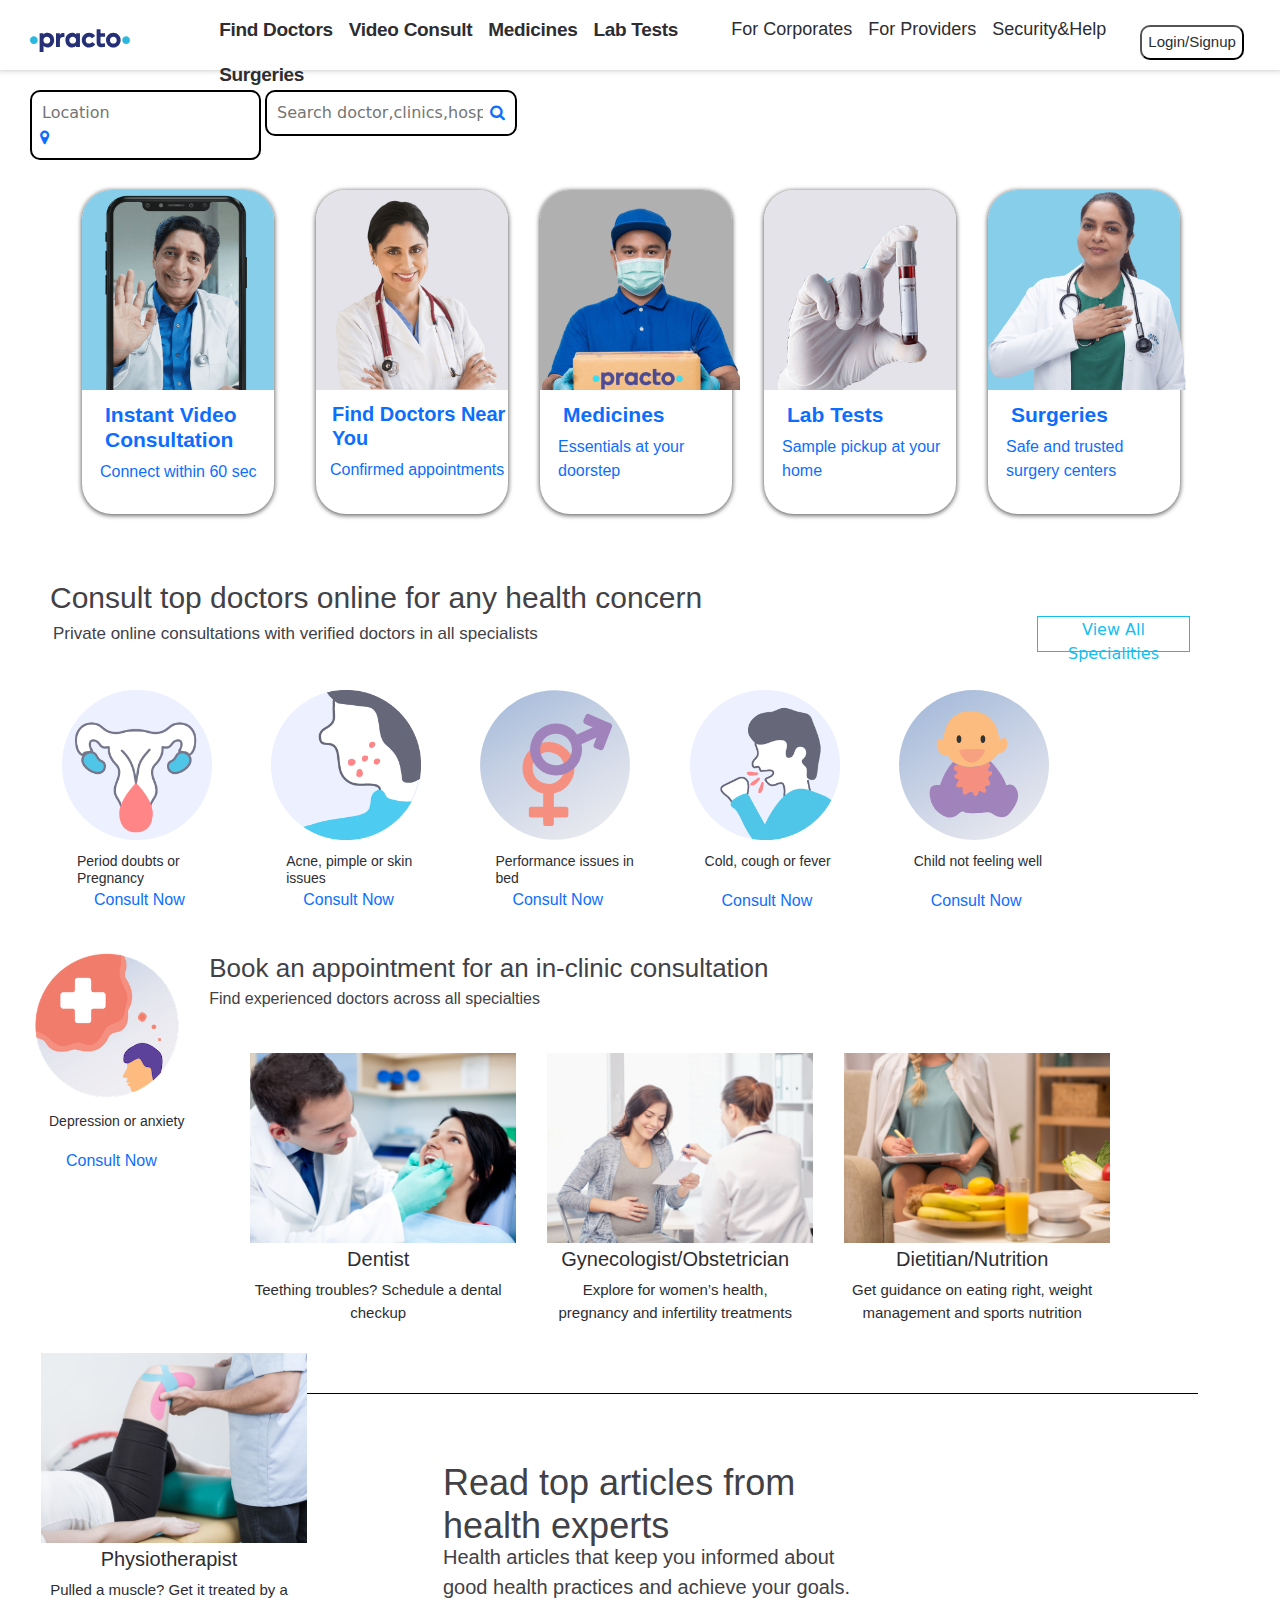
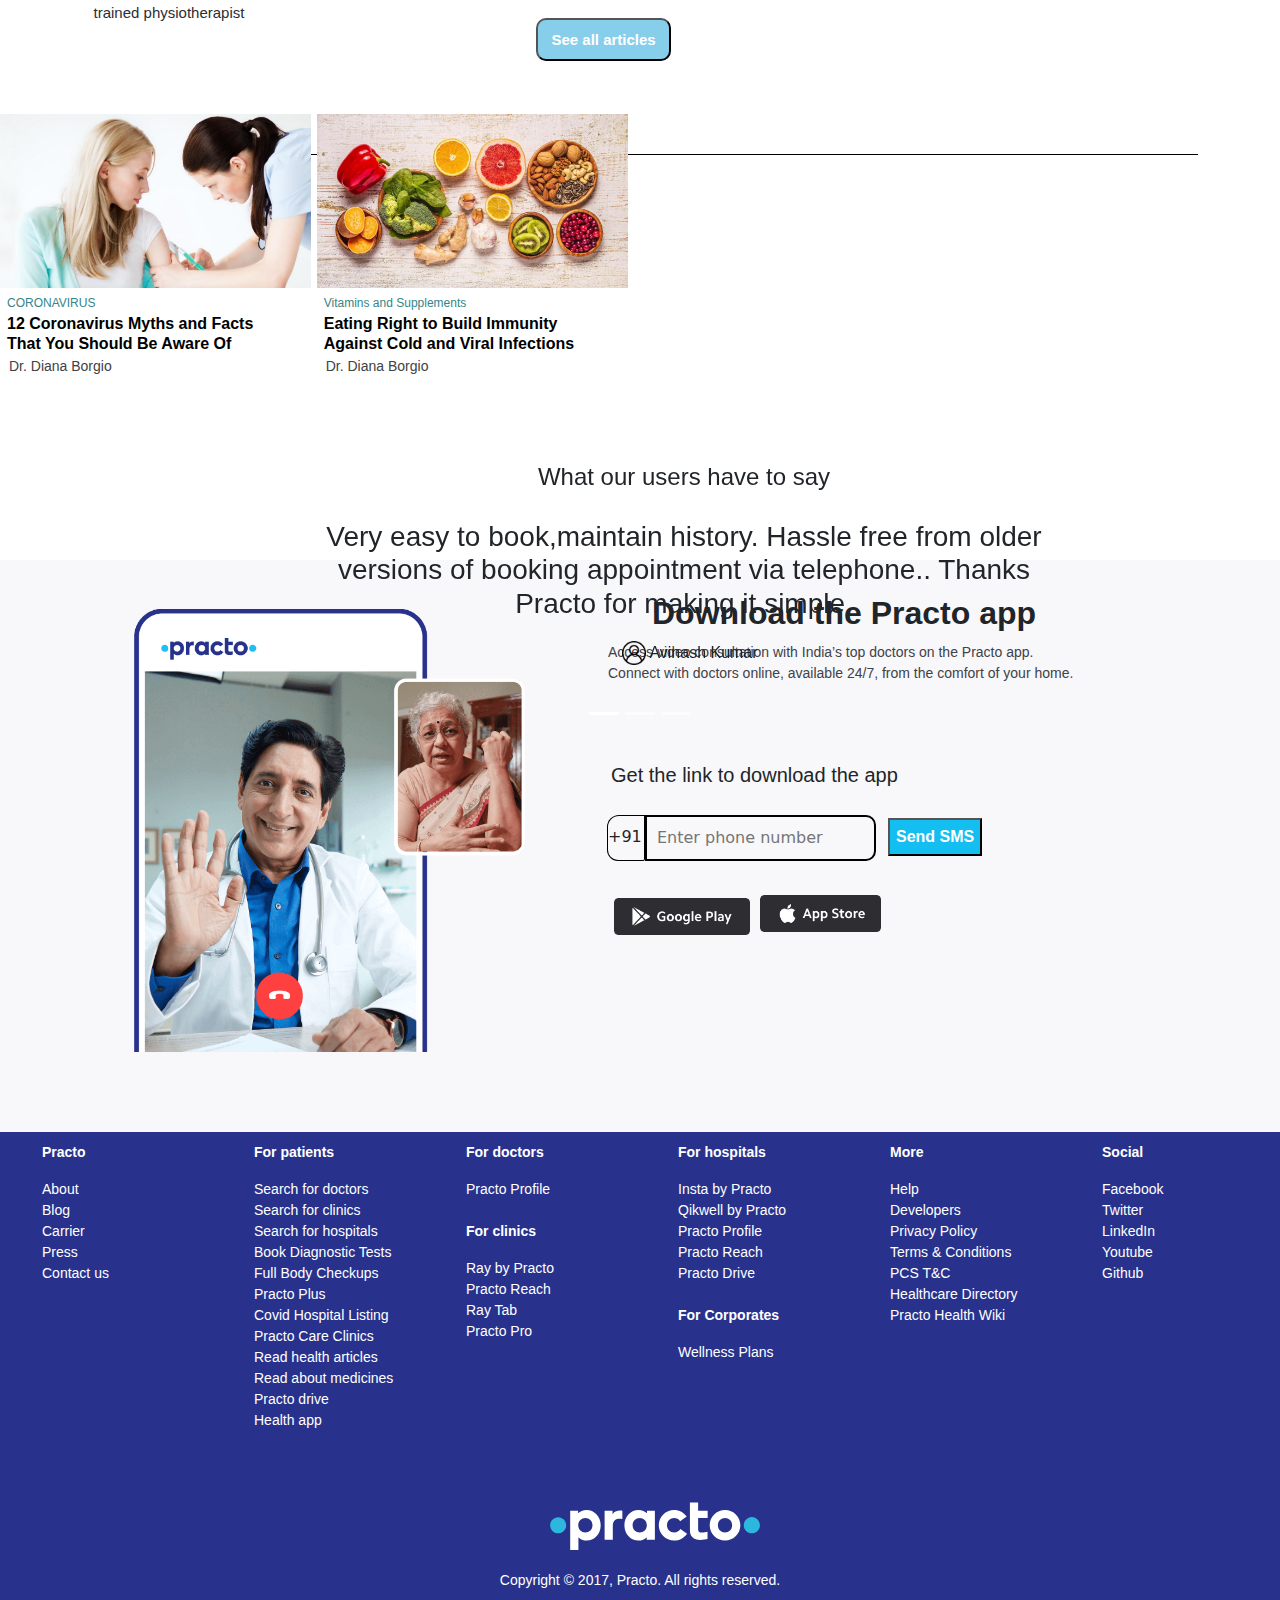
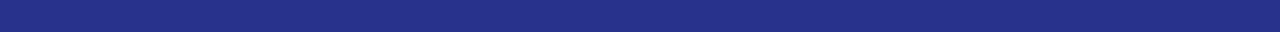
<file: index.html>
<!DOCTYPE html>
<html lang="en">
<head>
    <meta charset="UTF-8">
    <meta name="viewport" content="width=device-width, initial-scale=1.0">
    <title>practo</title>
    <link rel="stylesheet" href="index.css">
    <link rel="stylesheet" href="https://cdnjs.cloudflare.com/ajax/libs/font-awesome/4.7.0/css/font-awesome.min.css">
    <link href="https://cdn.jsdelivr.net/npm/bootstrap@5.3.3/dist/css/bootstrap.min.css" rel="stylesheet" integrity="sha384-QWTKZyjpPEjISv5WaRU9OFeRpok6YctnYmDr5pNlyT2bRjXh0JMhjY6hW+ALEwIH" crossorigin="anonymous">
</head>
<body>
    <div class="header">
        <div class="navbar">
            <div class="logo">
                <img src="asset/practo.svg" alt="">
            </div>
            <div class="nameli">
                <ul>
                    <a href=""><li>Find Doctors</li></a>
                    <a href="find.html"><li>Video Consult</li></a> 
                    <a href=""><li>Medicines</li></a>
                    <a href=""><li>Lab Tests</li></a>
                    <a href=""><li>Surgeries</li></a>
                </ul>
            </div>
            <div class="lastbar">
                <ul>
                    <a href="">
                        <li>For Corporates</li>
                    <li>For Providers</li>
                    <li>Security&Help</li>
                    </a>
                   
                </ul>
                <button class="login">Login/Signup</button>
            </div>

        </div>
    </div>

    <div class="searchbar">
        <form action="">
            <div class="locatn">
                <input type="text" placeholder="Location" class="lctn">
            <a href="#"><i class="fa fa-map-marker"></i></a>
            
            </div>
           <div class="srch">
            <input type="text" placeholder="Search doctor,clinics,hospitals,etc.">
            <a href="#"><i class="fa fa-search icon-search"></i></a>
           </div>
        </form>
    </div>

    <div class="card1">
        <div class="box1">
            <a href="find.html" style="text-decoration: none;">
                <div class="img1">
                    <img src="asset/dweb_instant_video_consulation.png" alt="">
                </div>
                <div class="txt1">
                    <h3>Instant Video Consultation</h3>
                    <p>Connect within 60 sec</p>
                </div>
            </a>
        </div>
        <div class="box2">
            <a href="" style="text-decoration: none;">
                <div class="img2">
                    <img src="asset/dweb_find_doctors.png" alt="">
                </div>
                <div class="txt2">
                    <h3>Find Doctors Near You</h3>
                    <p>Confirmed appointments</p>
                </div>
            </a>
        </div>
        <div class="box3">
            <a href="" style="text-decoration: none;">
                <div class="img3">
                    <img src="asset/dweb_medicines.png" alt="">
                </div>
                <div class="txt3">
                    <h3>Medicines</h3>
                    <p>Essentials at your doorstep</p>
                </div>
            </a>
        </div>
        <div class="box4">
            <a href="" style="text-decoration: none;">
                <div class="img4">
                    <img src="asset/dweb_lab_tests.png" alt="">
                </div>
                <div class="txt4">
                    <h3>Lab Tests</h3>
                    <p>Sample pickup at your home</p>
                </div>
            </a>
        </div>
        <div class="box5">
            <a href="" style="text-decoration: none;">
                <div class="img5">
                    <img src="asset/dweb_surgeries.png" alt="">
                </div>
                <div class="txt5">
                    <h3>Surgeries</h3>
                    <p>Safe and trusted surgery centers</p>
                </div>
            </a>
        </div>
    </div>

    <div class="title">
        <div class="title1">
            <h2>Consult top doctors online for any health concern</h2>
            <h6>Private online consultations with verified doctors in all specialists</h6>
        </div>
        <div class="btnn">
            <button>View All Specialities</button>
        </div>
    </div>
    <div class="card2">
        <div class="circle1">
            <a href="" style="text-decoration: none;">
                <div class="period">
                    <img src="asset/irregular-painful+period.png" alt="">
                </div>
                <div class="caption1">
                    <h4>Period doubts or Pregnancy</h4>
                    <p> Consult Now</p>
                </div>
            </a>
        </div>
        <div class="circle2">
            <a href="" style="text-decoration: none;">
                <div class="acne">
                    <img src="asset/Acne.png" alt="">
                </div>
                <div class="caption1">
                    <h4>Acne, pimple or skin issues</h4>
                    <p> Consult Now</p>
                </div>
            </a>
        </div>
        <div class="circle3">
            <a href="" style="text-decoration: none;">
                <div class="top">
                    <img src="asset/top-speciality-sexology (1).svg" alt="">
                </div>
                <div class="caption1">
                    <h4 >Performance issues in bed</h4>
                    <p> Consult Now</p>
                </div>
            </a>
        </div>
        <div class="circle4">
            <a href="" style="text-decoration: none;">
                <div class="cough">
                    <img src="asset/coughing.png" alt="">
                </div>
                <div class="caption1">
                    <h4>Cold, cough or fever</h4>
                    <p style="margin-top: 19px;"> Consult Now</p>
                </div>
            </a>
        </div>
        <div class="circle5">
            <a href="" style="text-decoration: none;">
                <div class="child">
                    <img src="asset/child.svg" alt="">
                </div>
                <div class="caption1">
                    <h4>Child not feeling well</h4>
                    <p style="margin-top: 19px;"> Consult Now</p>
                </div>
            </a>
        </div>
        <div class="circle6">
            <a href="" style="text-decoration: none;">
                <div class="depression">
                    <img src="asset/12-mental-wellness.png" alt="">
                </div>
                <div class="caption1">
                    <h4>Depression or anxiety</h4>
                    <p style="margin-top: 19px;"> Consult Now</p>
                </div>
            </a>
        </div>

    </div>

    <div class="book">
        <div class="appointment">
            <h5>Book an appointment for an in-clinic consultation</h5>
            <p>Find experienced doctors across all specialties</p>
        </div>
    </div>

    <div class="slider">
        <div class="slider1">
           <a href="" style="text-decoration: none;">
            <img src="asset/sp-dentist@2x.jpg" alt="">
            <h5>Dentist</h5>
            <p>Teething troubles? Schedule a dental checkup</p>
           </a>
        </div>
        <div class="slider1">
            <a href="" style="text-decoration: none;">
             <img src="asset/sp-gynecologist@2x.jpg" alt="">
             <h5>Gynecologist/Obstetrician</h5>
             <p>Explore for women’s health, pregnancy and infertility treatments</p>
            </a>
         </div>
         <div class="slider1">
            <a href="" style="text-decoration: none;">
             <img src="asset/sp-dietitian@2x.jpg" alt="">
             <h5>Dietitian/Nutrition</h5>
             <p>Get guidance on eating right, weight management and sports nutrition</p>
            </a>
         </div>
         <div class="slider1">
            <a href="" style="text-decoration: none;">
             <img src="asset/sp-physiotherapist@2x.jpg" alt="">
             <h5>Physiotherapist</h5>
             <p>Pulled a muscle? Get it treated by a trained physiotherapist</p>
            </a>
         </div>
    </div>
    <div class="line">

    </div>
    
    <div class="read">
        <div class="news">
            <h4>Read top articles from health experts</h4>
            <p>Health articles that keep you informed about good health practices and achieve your goals.</p>
            <button>See all articles</button>
        </div>
        <div class="rightcrd">
        <div class="rightcrd1">
            <a href="" style="text-decoration: none;">
                <img src="asset/5fd27b74d9477cb633445cf3f105078bbc479910.jpg" alt="">
            <h5>CORONAVIRUS</h5>
            <h4>12 Coronavirus Myths and Facts That You Should Be Aware Of</h4>
            <p>Dr. Diana Borgio</p>
            </a>
        </div>

        <div class="rightcrd2">
            <a href="" style="text-decoration: none;">
                <img src="asset/bade52edc7fb158bf627216bf96c2b881a97f30c.jpg" alt="">
                <h5>Vitamins and Supplements</h5>
                <h4>Eating Right to Build Immunity Against Cold and Viral Infections</h4>
                <p>Dr. Diana Borgio</p>
            </a>
        </div>
        </div>
    </div>

    <div class="line1">

    </div>

    <div class="sldrnews">
        <div id="carouselExampleIndicators" class="carousel slide">
            <div class="carousel-indicators">
              <button type="button" data-bs-target="#carouselExampleIndicators" data-bs-slide-to="0" class="active" aria-current="true" aria-label="Slide 1"></button>
              <button type="button" data-bs-target="#carouselExampleIndicators" data-bs-slide-to="1" aria-label="Slide 2"></button>
              <button type="button" data-bs-target="#carouselExampleIndicators" data-bs-slide-to="2" aria-label="Slide 3"></button>
            </div>
            <div class="carousel-inner">
              <div class="carousel-item active" style=" width: 60%;
              height: 300px;
              /* background-color: aliceblue; */
              margin-left: 300px;
              font-family: Lato, Helvetica, Arial, sans-serif !important;
              text-align: center;
              margin-top: 27px;">
                <!-- <img src="..." class="d-block w-100" alt=""> -->
                <h4 style="margin-top: 22px;">What our users have to say</h4>
                <h3>Very easy to book,maintain history. Hassle free from older versions of booking appointment via telephone.. Thanks Practo for making it simple.</h3>
                <img src="asset/user.png" alt="">
                <p>Avinash Kumar</p>
              </div>
              <div class="carousel-item" style=" width: 60%;
              height: 300px;
              /* background-color: aliceblue; */
              margin-left: 300px;
              font-family: Lato, Helvetica, Arial, sans-serif !important;
              text-align: center;
              margin-top: 27px;">
              
                <!-- <img src="..." class="d-block w-100" alt=""> -->
                <h4  style="margin-top: 22px;">What our users have to say</h4>
                <h3>Very good app. Well thought out about booking/rescheduling/canceling an appointment. Also, Doctor's feedback mechanism is good and describes all the basics in a good way</h3>
                <img src="asset/user.png" alt="">
                <p>Jyothi Bhathia</p>
              </div>
              <div class="carousel-item" style=" width: 60%;
              height: 300px;
              /* background-color: aliceblue; */
              margin-left: 300px;
              font-family: Lato, Helvetica, Arial, sans-serif !important;
              text-align: center;
              margin-top: 27px;">
                <!-- <img src="..." class="d-block w-100" alt=""> -->
                <h4  style="margin-top: 22px;">What our users have to say</h4>
                <h3>Very helpful. Far easier than doing same things on computer. Allows quick and easy search with speedy booking. Even maintains history of doctors visited.</h3>
                <img src="asset/user.png" alt="">
                <p>Amit Sharma</p>
              </div>
            </div>
            <button class="carousel-control-prev" type="button" data-bs-target="#carouselExampleIndicators" data-bs-slide="prev">
              <span class="carousel-control-prev-icon" aria-hidden="true"></span>
              <span class="visually-hidden">Previous</span>
            </button>
            <button class="carousel-control-next" type="button" data-bs-target="#carouselExampleIndicators" data-bs-slide="next">
              <span class="carousel-control-next-icon" aria-hidden="true"></span>
              <span class="visually-hidden">Next</span>
            </button>
          </div>
    </div>
   
    <div class="phone">
        <div class="phonescrn">
            <img src="asset/footer-img.png" alt="">
        </div>
        <div class="download">
            <h3>Download the Practo app</h3>
            <p>Access video consultation with India’s top doctors on the Practo app. Connect with doctors online, available 24/7, from the comfort of your home.</p>

            <h5>Get the link to download the app</h5>
            
            <div class="nb">
               <h6 style="margin-top: 11px;"> +91</h6>
               </div>
            <div class="number">
                
                <input type="text" placeholder="Enter phone number">
            
              
            </div>
            <div class="smsbtn">
                <button type="button">Send SMS</button>
            </div>

            <div class="googleimg">
                <a href=""><img src="asset/google_play.png" alt=""></a>
            </div>
            <div class="appleimg">
                <a href=""><img src="asset/apple_store.png" alt=""></a>
            </div>
        </div>

       

    
    </div>

    <div class="footer">
        <div class="ul1">
            <ul>
                <p>Practo</p>
                <a href=""><li>About</li></a>
                <a href=""><li>Blog</li></a>
                <a href=""><li>Carrier</li></a>
                <a href=""><li>Press</li></a>
                <a href=""><li>Contact us</li></a>

            </ul>
        </div>
        <div class="ul2">
            <ul>
                <p>For patients</p>
                <a href=""><li>Search for doctors</li></a>
                <a href=""><li>Search for clinics</li></a>
                <a href=""><li>Search for hospitals</li></a>
                <a href=""><li>Book Diagnostic Tests</li></a>
                <a href=""><li>Full Body Checkups</li></a>
                <a href=""><li>Practo Plus</li></a>
                <a href=""><li>Covid Hospital Listing</li></a>
                <a href=""><li>Practo Care Clinics</li></a>
                <a href=""><li>Read health articles</li></a>
                <a href=""><li>Read about medicines</li></a>
                <a href=""><li>Practo drive</li></a>
                <a href=""><li>Health app</li></a>

            </ul>
        </div>
        <div class="ul3">
            <ul>
                <p>For doctors</p>
                <a href=""><li>Practo Profile</li></a>
                <br>
                <p>For clinics</p>
                <a href=""><li>Ray by Practo</li></a>
                <a href=""><li>Practo Reach</li></a>
                <a href=""><li>Ray Tab</li></a>
                <a href=""><li>Practo Pro</li></a>
            
            </ul>
        </div>
        <div class="ul4">
            <ul>
                <p>For hospitals</p>
                <a href=""><li>Insta by Practo</li></a>
                <a href=""><li>Qikwell by Practo</li></a>
                <a href=""><li>Practo Profile</li></a>
                <a href=""><li>Practo Reach</li></a>
                <a href=""><li>Practo Drive</li></a>
                <br>
                <p>For Corporates</p>
                <a href=""><li>Wellness Plans</li></a>
                
            </ul>
        </div>
        <div class="ul5">
            <ul>
                <p>More</p>
                <a href=""><li>Help</li></a>
                <a href=""><li>Developers</li></a>
                <a href=""><li>Privacy Policy</li></a>
                <a href=""><li>Terms & Conditions</li></a>
                <a href=""><li>PCS T&C</li></a>
                <a href=""><li>Healthcare Directory</li></a>
                <a href=""><li>Practo Health Wiki</li></a>
            </ul>
        </div>
        <div class="ul6">
            <ul>
                <p>Social</p>
                <a href=""><li>Facebook</li></a>
                <a href=""><li>Twitter</li></a>
                <a href=""><li>LinkedIn</li></a>
                <a href=""><li>Youtube</li></a>
                <a href=""><li>Github</li></a>
            
            </ul>
        </div>

        <div class="prctoimg">
            <img src="asset/white_practo_logo (1).svg" alt="">

            <p>Copyright © 2017, Practo. All rights reserved.</p>
        </div>
    </div>
      

    <script src="https://cdn.jsdelivr.net/npm/bootstrap@5.3.3/dist/js/bootstrap.bundle.min.js" integrity="sha384-YvpcrYf0tY3lHB60NNkmXc5s9fDVZLESaAA55NDzOxhy9GkcIdslK1eN7N6jIeHz" crossorigin="anonymous"></script>
</body>
</html>
</file>
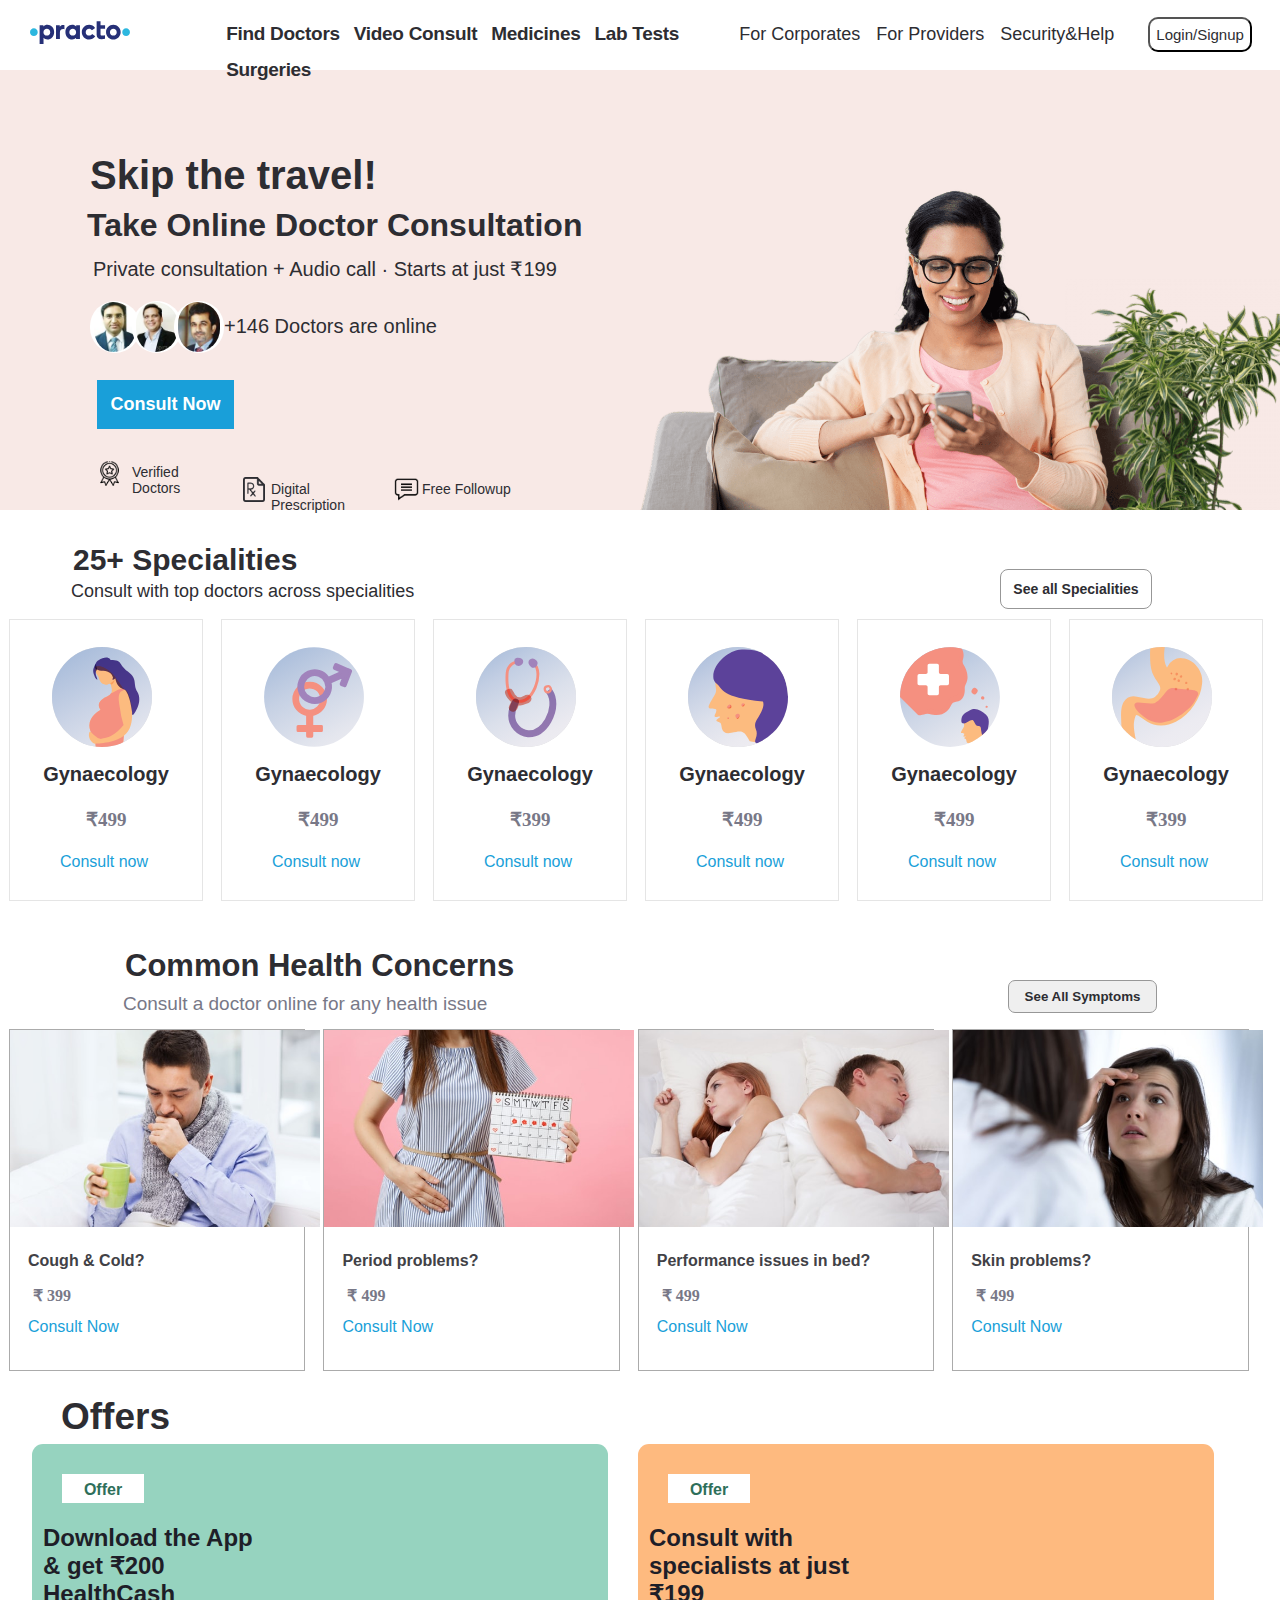
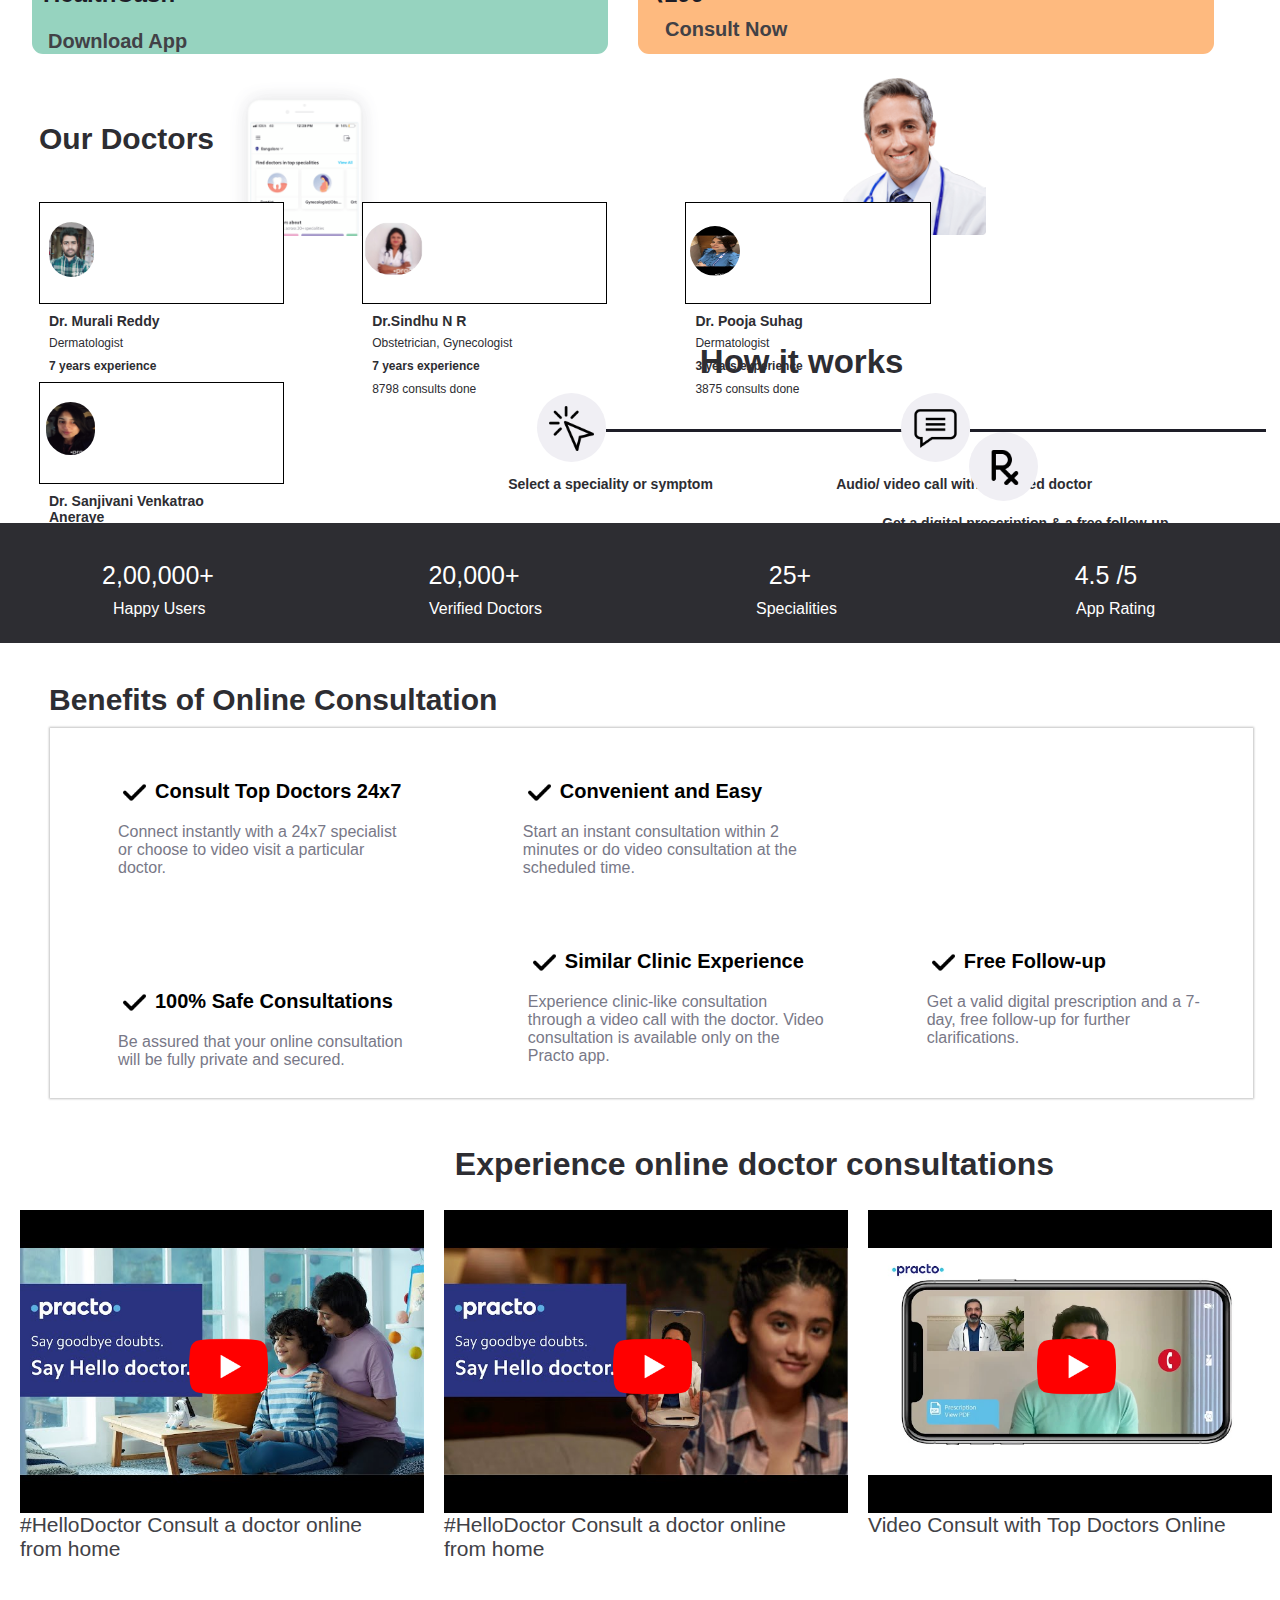
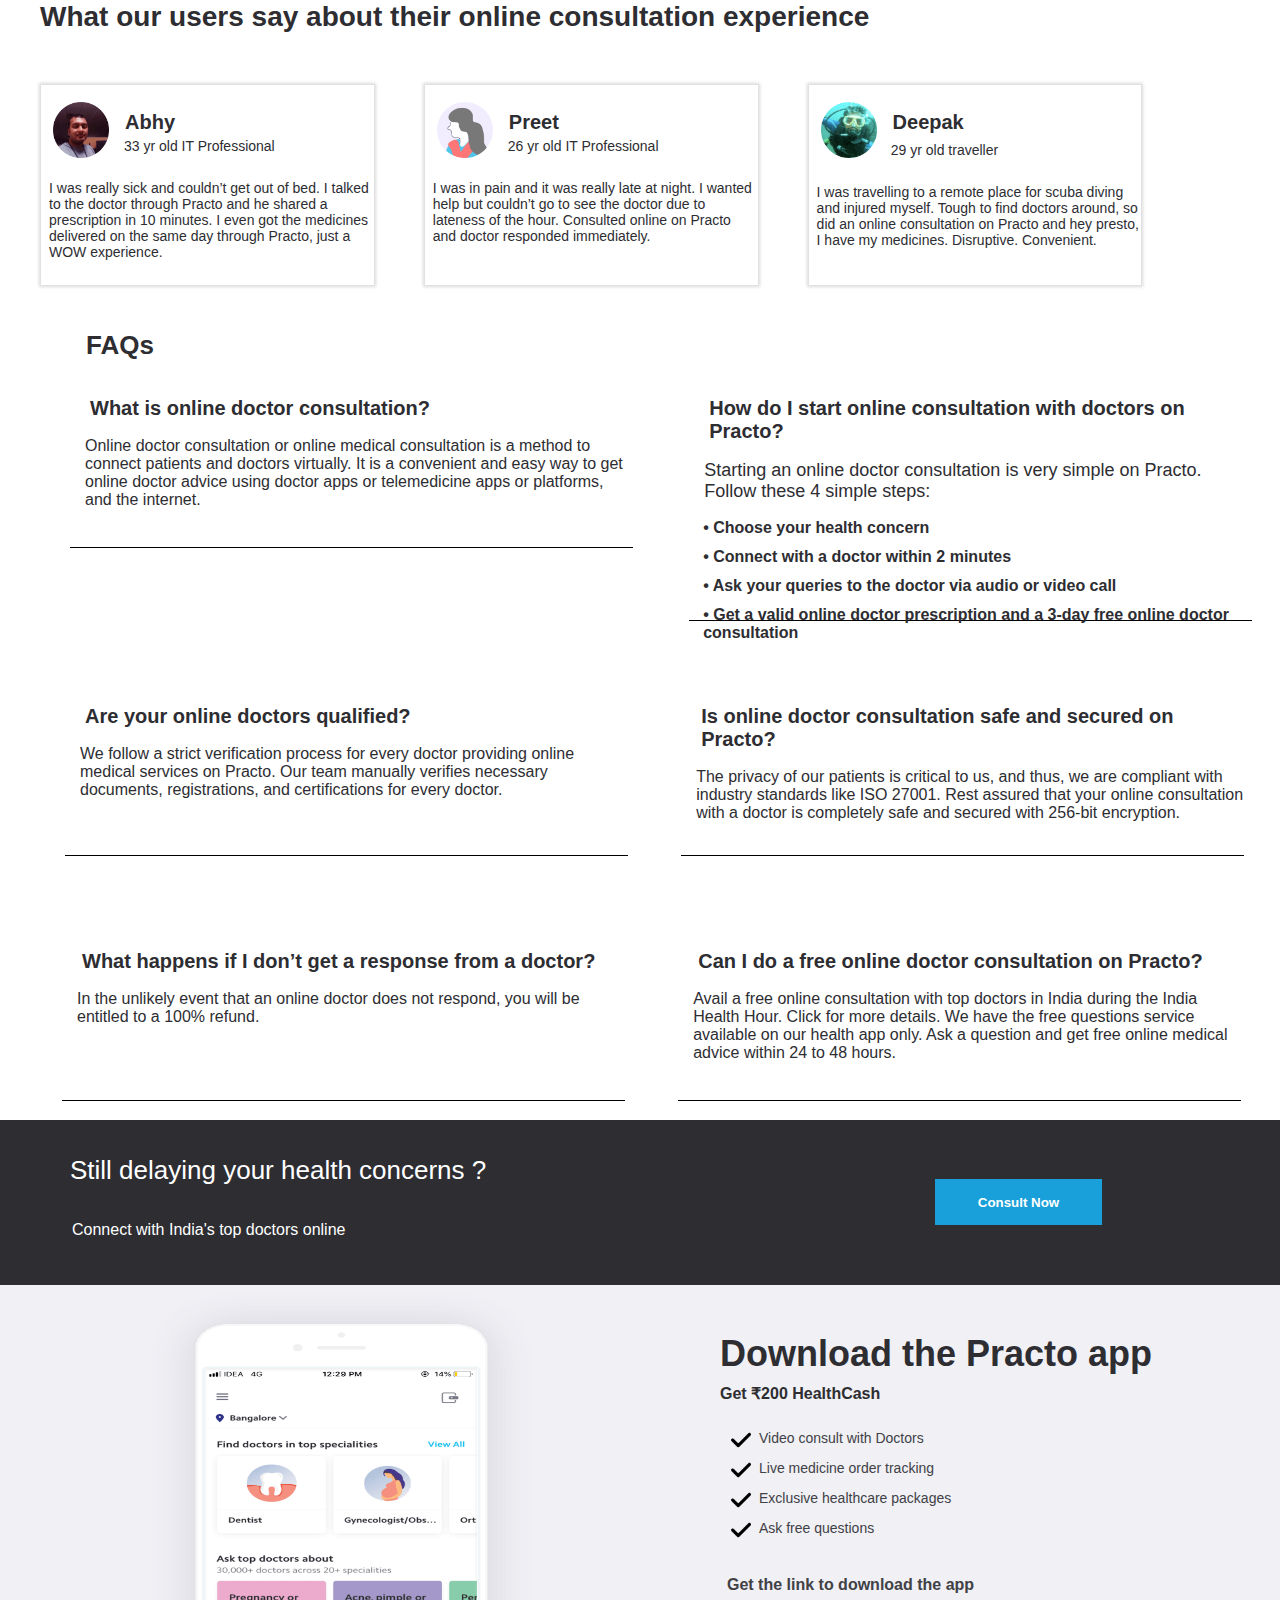
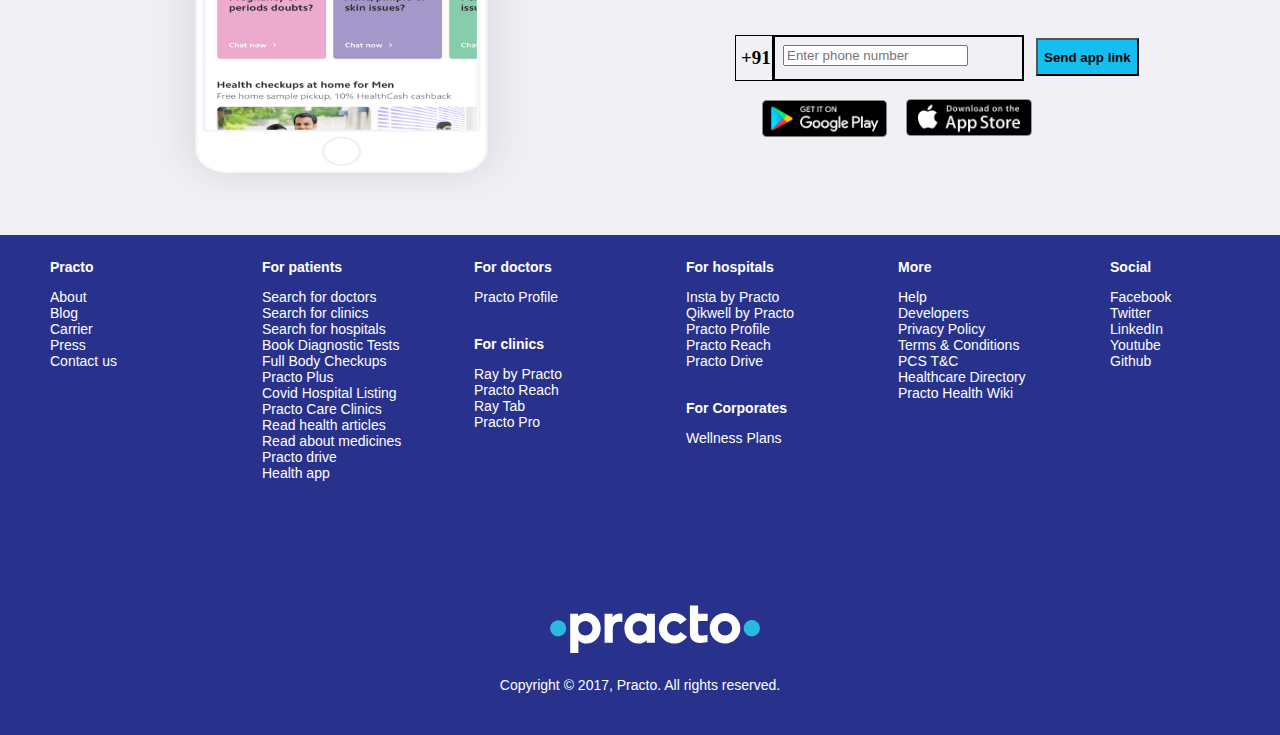
<file: find.html>
<!DOCTYPE html>
<html lang="en">
<head>
    <meta charset="UTF-8">
    <meta name="viewport" content="width=device-width, initial-scale=1.0">
    <title>practo</title>
    <link rel="stylesheet" href="find.css">
    
</head>
<body>
    <div class="header">
        <div class="navbar">
            <div class="logo">
                <a href="index.html"><img src="asset/practo.svg" alt=""></a>
            </div>
            <div class="nameli">
                <ul>
                    <a href=""><li>Find Doctors</li></a>
                    <a href=""><li>Video Consult</li></a> 
                    <a href=""><li>Medicines</li></a>
                    <a href=""><li>Lab Tests</li></a>
                    <a href=""><li>Surgeries</li></a>
                </ul>
            </div>
            <div class="lastbar">
                <ul>
                    <a href="">
                        <li>For Corporates</li>
                    <li>For Providers</li>
                    <li>Security&Help</li>
                    </a>
                   
                </ul>
                <button class="login">Login/Signup</button>
            </div>

        </div>
        <div class="scnd">
            <div class="skip">
                <h4>Skip the travel!</h4>
                <h1>Take Online Doctor Consultation</h1>
                <p>Private consultation + Audio call · Starts at just ₹199</p>

                <div class="prsnimg">
                    <div class="prsn1">
                        <img src="find/thumbnail.jpg" alt="">
                    </div>
                    <div class="prsn2">
                        <img src="find/thumbnail (1).jpg" alt="">
                    </div>
                    <div class="prsn3">
                        <img src="find/thumbnail (2).jpg" alt="">
                    </div>
                    <p>+146 Doctors are online</p>
                </div>
                <div class="consultbtn">
                    <button type="button">Consult Now</button>
                </div>

                <div class="review">
                    <div class="rv1">
                        <img src="find/medal.png" alt="">
                        <p>Verified Doctors</p>
                    </div>
                    <div class="review2">
                        <div class="rv2">
                            <img src="find/download.png" alt="">
                            <p>Digital Prescription</p>
                        </div>
                    </div>
                    <div class="review3">
                        <div class="rv3">
                            <img src="find/comment.png" alt="">
                            <p>Free Followup</p>
                        </div>
                    </div>
                </div>
            </div>
            
            <div class="rghtgrl">
                <img src="find/homepage-hero-image-web-v1.png" alt="">
            </div>
            
        </div>

        <div class="specialist">
            <div class="speclft">
                <h2>25+ Specialities</h2>
                <p>Consult with top doctors across specialities</p>
            </div>
            <div class="specbtn">
                <button type="button">See all Specialities</button>
            </div>
        </div>
        <div class="sldr">
            <div class="crd1">
                <img src="find/top-speciality-gynaecologist.svg" alt="">
                <h5>Gynaecology</h5>
                <h6>₹499</h6>
                <a href="" style="text-decoration: none;"><p>Consult now</p></a>
            </div>
            <div class="crd2">
                <img src="find/top-speciality-sexology (1).svg" alt="">
                <h5>Gynaecology</h5>
                <h6>₹499</h6>
                <a href="" style="text-decoration: none;"><p>Consult now</p></a>
            </div>
            <div class="crd3">
                <img src="find/top-speciality-gp.svg" alt="">
                <h5>Gynaecology</h5>
                <h6>₹399</h6>
                <a href="" style="text-decoration: none;"><p>Consult now</p></a>
            </div>
            <div class="crd4">
                <img src="find/top-speciality-dermatologist.svg" alt="">
                <h5>Gynaecology</h5>
                <h6>₹499</h6>
                <a href="" style="text-decoration: none;"><p>Consult now</p></a>
            </div>
            <div class="crd5">
                <img src="find/top-speciality-psychiatric.svg" alt="">
                <h5>Gynaecology</h5>
                <h6>₹499</h6>
                <a href="" style="text-decoration: none;"><p>Consult now</p></a>
            </div>
            <div class="crd6">
                <img src="find/top-speciality-stomach.svg" alt="">
                <h5>Gynaecology</h5>
                <h6>₹399</h6>
                <a href="" style="text-decoration: none;"><p>Consult now</p></a>
            </div>

        </div>

        <div class="commonhlth">
            <div class="cmnhlth">
                <h4>Common Health Concerns</h4>
                <p>Consult a doctor online for any health issue</p>
            </div>

            <div class="symptomsbtn">
                <button type="button">See All Symptoms</button>
            </div>
        </div>

        <div class="box">
            <div class="box1">
                <a href="" style="text-decoration: none;"><img src="find/cough-cold-v1.jpg" alt="">
                <h4>Cough & Cold?</h4>
                <h5>₹ 399</h5>
                <p>Consult Now</p>
                </a>
            </div>
            <div class="box2">
                <a href="" style="text-decoration: none;"><img src="find/period-problems-v1.jpg" alt="">
                    <h4>Period problems?</h4>
                    <h5>₹ 499</h5>
                    <p>Consult Now</p></a>
            </div>
            <div class="box3">
                <a href="" style="text-decoration: none;"><img src="find/performance-issues-bed-v1.jpg" alt="">
                    <h4>Performance issues in bed?</h4>
                    <h5>₹ 499</h5>
                    <p>Consult Now</p></a>
            </div>
            <div class="box4">
                <a href="" style="text-decoration: none;"><img src="find/skin-problems-v1.jpg" alt="">
                    <h4>Skin problems?</h4>
                    <h5>₹ 499</h5>
                    <p>Consult Now</p></a>
            </div>
           

        </div>
        <div class="offer">
            <h3>Offers</h3>
        </div>
        
        <div class="coupn">
            <div class="coupn1">
                <a href="" style="text-decoration: none;">
                    <div class="ofrbox">
                        <p>Offer</p>
                    </div>

                    <div class="dwnld">
                        <h4>Download the App & get ₹200 HealthCash</h4>
                        <p>Download App</p>
                    </div>

                    <img src="find/offer-app-v1.png" alt="">
                </a>
            </div>
            <div class="coupn2">
                <a href="" style="text-decoration: none;">
                    <div class="ofrbox">
                        <p>Offer</p>
                    </div>

                    <div class="dwnld">
                        <h4>Consult with specialists at just ₹199</p>
                            <p>Consult Now</p>
                    </div>

                    <img src="find/offer-specialist-v1.png" alt="" style=" height: 157px;
                    margin-top: -37px;
                    margin-left: 197px;
                    float: left;">
                </a>
            </div>
        </div>

        <div class="doctors">
            <h4>Our Doctors</h4>
        </div>

        <div class="doctrprfl">
            <div class="prfl1">
                <div class="img1">
                    <img src="find/dr-murali-reddy-61079374694e8.jpg" alt="">
                </div>
                <div class="inf1">
                    <h4>Dr. Murali Reddy</h4>
                    <h5>Dermatologist</h5>
                    <h6>7 years experience</h6>
                    <p> 34541 consults done</p>
                </div>
            </div>
            <div class="prfl2">
                <div class="img2">
                    <img src="find/dr-vandana-parekh-651561e0dcc92.jpeg" alt="">
                </div>
                <div class="inf2">
                    <h4>Dr.Sindhu N R</h4>
                    <h5>Obstetrician, Gynecologist</h5>
                    <h6>7 years experience</h6>
                    <p> 8798 consults done</p>
                </div>
            </div>
            <div class="prfl3">
                <div class="img3">
                    <img src="find/dr-pooja-suhag-64ec91f40ab85.jpg" alt="">
                </div>
                <div class="inf3">
                    <h4>Dr. Pooja Suhag</h4>
                    <h5>Dermatologist</h5>
                    <h6>3 years experience</h6>
                    <p> 3875 consults done</p>
                </div>
            </div>
            <div class="prfl4">
                <div class="img4">
                    <img src="find/dr-sanjivani-venkatrao-aneraye-65a76512e0b84.jpg" alt="">
                </div>
                <div class="inf4">
                    <h4>Dr. Sanjivani Venkatrao Aneraye</h4>
                    <h5>Gynecologist, Obstetrician</h5>
                    <h6>1 years experience</h6>
                    <p>2629 consults done</p>
                </div>
            </div>
        </div>
        <div class="how">
            <h4>How it works</h4>
        </div>
        <div class="work">
            <div class="work1">
                <img src="find/click.png" alt="">
                <h4>Select a speciality or symptom</h4>
            </div>
            <div class="line3">

            </div>
            <div class="work2">
                <img src="find/comment.png" alt="">
                <h4>Audio/ video call with a verified doctor</h4>
            </div>
            <div class="line4">

            </div>
            <div class="work3">
                <img src="find/prescription.png" alt="">
                <h4>Get a digital prescription & a free follow-up</h4>
            </div>
        </div>
        <div class="users">
            <div class="usr1">
                <p>2,00,000+</p>
                <h5>Happy Users</h5>
            </div>
            <div class="usr2">
                <p>20,000+</p>
                <h5>Verified Doctors</h5>
            </div>
            <div class="usr3">
                <p>25+</p>
                <h5>Specialities</h5>
            </div>
            <div class="usr4">
                <p>4.5 /5</p>
                <h5>App Rating</h5>
            </div>
        </div>
        <div class="benefits">
            <h2>Benefits of Online Consultation</h2>
        </div>
        <div class="reviews">
            <div class="review1">
                <img src="find/tick.png" alt="">
                <h3>Consult Top Doctors 24x7</h3>
                <p>Connect instantly with a 24x7 specialist or choose to video visit a particular doctor.</p>
            </div>
            <div class="review6">
                <img src="find/tick.png" alt="">
                <h3>Convenient and Easy</h3>
                <p>Start an instant consultation within 2 minutes or do video consultation at the scheduled time.</p>
            </div>
            <div class="review7">
                <img src="find/tick.png" alt="">
                <h3>100% Safe Consultations</h3>
                <p>Be assured that your online consultation will be fully private and secured.</p>
            </div>
            <div class="review4">
                <img src="find/tick.png" alt="">
                <h3>Similar Clinic Experience</h3>
                <p>Experience clinic-like consultation through a video call with the doctor. Video consultation is available only on the Practo app.</p>
            </div>
            <div class="review5">
                <img src="find/tick.png" alt="">
                <h3>Free Follow-up</h3>
                <p>Get a valid digital prescription and a 7-day, free follow-up for further clarifications.</p>
            </div>

        </div>
        <div class="utube">
            <h3>Experience online doctor consultations</h3>
        </div>
        <div class="uvdo">
            <div class="uvdo1">
                <a href="https://youtu.be/QbUqZ3_9DKs?feature=shared">
                    <img src="find/sddefault.jpg" alt="">
                    <img src="find/youtube.png" alt="" style="height: 79px;
                    margin-top: -186px;
                    margin-left: 169px;">
                </a>
                <h4>#HelloDoctor Consult a doctor online from home</h4>
            </div>
            <div class="uvdo2">
                <a href="https://youtu.be/4cT6GE5g8aw?feature=shared">
                    <img src="find/sddefault (1).jpg" alt="">
                    <img src="find/youtube.png" alt="" style="height: 79px;
                    margin-top: -186px;
                    margin-left: 169px;">
                </a>
                <h4>#HelloDoctor Consult a doctor online from home</h4>
            </div>
            <div class="uvdo3">
                <a href="https://youtu.be/l-sZUQ-pQjs">
                    <img src="find/sddefault.webp" alt="">
                    <img src="find/youtube.png" alt="" style="height: 79px;
                    margin-top: -186px;
                    margin-left: 169px;">
                </a>
                <h4>Video Consult with Top Doctors Online</h4>
            </div>
        </div>
        <div class="experience">
            <h4>What our users say about their online consultation experience</h4>
        </div>

        <div class="professional">
            <div class="professional1">
                <img src="find/testimonial-abhy-v1.png" alt="">
                <h4>Abhy</h4>
                <p>33 yr old IT Professional</p>
                <h6>I was really sick and couldn’t get out of bed. I talked to the doctor through Practo and he shared a prescription in 10 minutes. I even got the medicines delivered on the same day through Practo, just a WOW experience.</h6>
            </div>
            <div class="professional2">
                <img src="find/testimonial-default-women-v1.png" alt="">
                <h4>Preet</h4>
                <p>26 yr old IT Professional</p>
                <h6>I was in pain and it was really late at night. I wanted help but couldn’t go to see the doctor due to lateness of the hour. Consulted online on Practo and doctor responded immediately.</h6>
            </div>
            <div class="professional3">
                <img src="find/testimonial-deepak-v1.png" alt="">
                <h4>Deepak</h4>
                <p>29 yr old traveller</p>
                <h6>I was travelling to a remote place for scuba diving and injured myself. Tough to find doctors around, so did an online consultation on Practo and hey presto, I have my medicines. Disruptive. Convenient.</h6>
            </div>
        </div>
        <div class="faq">
            <h4>FAQs</h4>
        </div>
        <div class="readmore">
            <div class="readmore1">
                <h4>What is online doctor consultation?</h4>
                <p>Online doctor consultation or online medical consultation is a method to connect patients and doctors virtually. It is a convenient and easy way to get online doctor advice using doctor apps or telemedicine apps or platforms, and the internet.</p>
            </div>
           
            <div class="readmore2">
                <h4>How do I start online consultation with doctors on Practo?</h4>
                <p>Starting an online doctor consultation is very simple on Practo. Follow these 4 simple steps:
                   </p>
                   <h6 style="    margin-left: 14px;
                   font-size: 16px;
                   margin-top: -1px;  font-family: Lato, sans-serif;
    color: #2d2d32;"> • Choose your health concern</h6>
                   <h6 style="    margin-left: 14px;
                   font-size: 16px;
                   margin-top: -26px;  font-family: Lato, sans-serif;
    color: #2d2d32;">• Connect with a doctor within 2 minutes</h6>
                   <h6 style="    margin-left: 14px;
                   font-size: 16px;
                   margin-top: -26px;  font-family: Lato, sans-serif;
    color: #2d2d32;">• Ask your queries to the doctor via audio or video call</h6>
                   <h6 style="    margin-left: 14px;
                   font-size: 16px;
                   margin-top: -26px;font-family: Lato, sans-serif;
    color: #2d2d32; ">• Get a valid online doctor prescription and a 3-day free online doctor consultation</h6>
            </div>
            <div class="readmore3">
                <h4>Are your online doctors qualified?</h4>
                <p>We follow a strict verification process for every doctor providing online medical services on Practo. Our team manually verifies necessary documents, registrations, and certifications for every doctor.</p>
            </div>

            <div class="readmore4">
                <h4>Is online doctor consultation safe and secured on Practo?</h4>
                <p>The privacy of our patients is critical to us, and thus, we are compliant with industry standards like ISO 27001. Rest assured that your online consultation with a doctor is completely safe and secured with 256-bit encryption.</p>
            </div>
            <div class="readmore5">
                <h4>What happens if I don’t get a response from a doctor?</h4>
                <p>In the unlikely event that an online doctor does not respond, you will be entitled to a 100% refund. </p>
            </div>
            <div class="readmore6">
                <h4>Can I do a free online doctor consultation on Practo?</h4>
                <p>Avail a free online consultation with top doctors in India during the India Health Hour.
                    Click  for more details.
                    We have the free questions service available on our health app only. Ask a question and get free online medical advice within 24 to 48 hours.</p>
            </div>
        </div> 
        <div class="healthco">
            <div class="hlt">
                <h4>Still delaying your health concerns ?</h4>
                <p>Connect with India's top doctors online</p>
            </div>
            <div class="hltbtn">
                <button type="button">Consult Now</button>
            </div>
        </div>

        <div class="phone">
            <div class="phonelft">
                <img src="find/app-download-banner-web.png" alt="">
            </div>
            <div class="phoneright">
                <h2>Download the Practo app</h2>
                <h5>Get ₹200 HealthCash</h5>

                <img src="find/tick.png" alt="">
                <p>Video consult with Doctors</p>

                <img src="find/tick.png" alt="">
                <p>Live medicine order tracking</p>

                <img src="find/tick.png" alt="">
                <p>Exclusive healthcare packages</p>

                <img src="find/tick.png" alt="">
                <p>Ask free questions</p>

                <div class="link">
                    <h4>Get the link to download the app</h4>
                </div>

                <div class="nb">
                    <h6 style="    margin-top: 11px;
                    margin-left: 5px;
                    font-size: 19px;"> +91</h6>
                    </div>
                 <div class="number">
                     
                     <input type="text" placeholder="Enter phone number">
                 
                   
                 </div>
                 <div class="smsbtn">
                    <button type="button">Send app link</button>
                </div>
    
                <div class="googleimg">
                    <a href=""><img src="find/google-play-badge.png" alt=""></a>
                </div>
                <div class="appleimg">
                    <a href=""><img src="find/app-store-badge.png" alt=""></a>
                </div>
            </div>

        </div>

        <div class="footer">
            <div class="ul1">
                <ul>
                    <p>Practo</p>
                    <a href=""><li>About</li></a>
                    <a href=""><li>Blog</li></a>
                    <a href=""><li>Carrier</li></a>
                    <a href=""><li>Press</li></a>
                    <a href=""><li>Contact us</li></a>
    
                </ul>
            </div>
            <div class="ul2">
                <ul>
                    <p>For patients</p>
                    <a href=""><li>Search for doctors</li></a>
                    <a href=""><li>Search for clinics</li></a>
                    <a href=""><li>Search for hospitals</li></a>
                    <a href=""><li>Book Diagnostic Tests</li></a>
                    <a href=""><li>Full Body Checkups</li></a>
                    <a href=""><li>Practo Plus</li></a>
                    <a href=""><li>Covid Hospital Listing</li></a>
                    <a href=""><li>Practo Care Clinics</li></a>
                    <a href=""><li>Read health articles</li></a>
                    <a href=""><li>Read about medicines</li></a>
                    <a href=""><li>Practo drive</li></a>
                    <a href=""><li>Health app</li></a>
    
                </ul>
            </div>
            <div class="ul3">
                <ul>
                    <p>For doctors</p>
                    <a href=""><li>Practo Profile</li></a>
                    <br>
                    <p>For clinics</p>
                    <a href=""><li>Ray by Practo</li></a>
                    <a href=""><li>Practo Reach</li></a>
                    <a href=""><li>Ray Tab</li></a>
                    <a href=""><li>Practo Pro</li></a>
                
                </ul>
            </div>
            <div class="ul4">
                <ul>
                    <p>For hospitals</p>
                    <a href=""><li>Insta by Practo</li></a>
                    <a href=""><li>Qikwell by Practo</li></a>
                    <a href=""><li>Practo Profile</li></a>
                    <a href=""><li>Practo Reach</li></a>
                    <a href=""><li>Practo Drive</li></a>
                    <br>
                    <p>For Corporates</p>
                    <a href=""><li>Wellness Plans</li></a>
                    
                </ul>
            </div>
            <div class="ul5">
                <ul>
                    <p>More</p>
                    <a href=""><li>Help</li></a>
                    <a href=""><li>Developers</li></a>
                    <a href=""><li>Privacy Policy</li></a>
                    <a href=""><li>Terms & Conditions</li></a>
                    <a href=""><li>PCS T&C</li></a>
                    <a href=""><li>Healthcare Directory</li></a>
                    <a href=""><li>Practo Health Wiki</li></a>
                </ul>
            </div>
            <div class="ul6">
                <ul>
                    <p>Social</p>
                    <a href=""><li>Facebook</li></a>
                    <a href=""><li>Twitter</li></a>
                    <a href=""><li>LinkedIn</li></a>
                    <a href=""><li>Youtube</li></a>
                    <a href=""><li>Github</li></a>
                
                </ul>
            </div>
    
            <div class="prctoimg">
                <img src="asset/white_practo_logo (1).svg" alt="">
    
                <p>Copyright © 2017, Practo. All rights reserved.</p>
            </div>
        </div>
</body>
</html>
</file>
<file: index.css>
body{
    margin: 0;
    padding: 0;
    
}
.navbar{
    width: 100%;
    height: 70px;
    background-color: white;
    box-shadow: 0px -9px 9px 4px black;
}
.logo{
    width: 14%;
    height: 70px;
    /* background-color: brown; */
    float: left;
}
.logo img{
    margin-top: 21px;
    margin-left: 30px;
}
.nameli{
    width: 40%;
    height: 70px;
    /* background-color: blue; */
    float: left;
}
.nameli ul li{
    font-size: 19px;
    font-weight: bold;
    letter-spacing: -0.3px;
    font-family: 'Gill Sans', 'Gill Sans MT', Calibri, 'Trebuchet MS', sans-serif;
    float: left;
    color: #2d2d32;
    margin: 8px;
   list-style-type: none;
}
.lastbar{
    width: 46%;
    height: 70px;
    /* background-color: chocolate; */
    float: left;
}
.lastbar ul li {
    float: left;
    list-style-type: none;
    margin: 8px;
    font-size: 18px;
    color: #2d2d32;
    font-weight: 400;
    font-family: 'Gill Sans', 'Gill Sans MT', Calibri, 'Trebuchet MS', sans-serif;

}
.login{
    height: 35px;
    margin-left: 26px;
    margin-top: 1px;
    color: #2d2d32;
    background-color: white;
    cursor: pointer;
    font-family: 'Gill Sans', 'Gill Sans MT', Calibri, 'Trebuchet MS', sans-serif;
    font-weight: 500;
    font-size: 15px;
    border-radius: 10px;
}
.login:hover{
    color: white;
    background-color: green;
   
}
.imgg{
    height: 26px;
}
.searchbar{
    width: 100%;
    height: 110px;
    /* background-color: blue; */
}
.locatn{
    width: 231px;
    border: 2px solid black;
    padding: 8px;
    border-radius: 10px;
    margin-top: 20px;
    margin-left: 30px;
    float: left;
}
.lctn{
    background: transparent;
    border: 0px;
    outline: 0px;
    width: 197px;
}
.srch{
    width: 252px;
    border: 2px solid black;
    padding: 8px;
    border-radius: 10px;
    margin-top: 20px;
    margin-left: 4px;
    float: left;
}
input{
    background: transparent;
    border: 0px;
    outline: 0px;
    width: 210px;
}
.card1{
    width: 100%;
    height: 400px;
    /* background-color: brown; */
}
.box1{
    width: 15%;
    height: 324px;
    background-color: white;
    margin-left: 26px;
    margin: 10px 10px 10px 82px;
    float: left;
    border-radius: 30px;
    box-shadow: 0px 1px 4px 1px #0000008c;
}
.img1{
    width: 100%;
    height: 200px;
    background-color: skyblue;
    border-radius: 30px 30px 0px 0px;
   
}
.img1 img{
    height: 200px;
    margin-left: 13px;
}
.txt1 h3{
    font-family: Lato, Helvetica, Arial, sans-serif !important;
    margin-left: 23px;
    font-size: 21px;
    font-weight: revert;
    margin-top: 12px;
}
.txt1 p{
    margin-left: 18px;
    font-size: 16px;
    font-weight: 500;
    font-family: Lato, Helvetica, Arial, sans-serif !important;
}
.box2{
    width: 15%;
    height: 324px;
    background-color: white;
    margin-left: 26px;
    float: left;
    margin: 10px 10px 10px 32px;
    border-radius: 30px;
    box-shadow: 0px 1px 4px 1px #0000008c;
}
.img2{
    width: 100%;
    height: 200px;
    background-color: #e3e3e9;
    border-radius: 30px 30px 0px 0px;
   
}
.img2 img{
    height: 200px;
    margin-left: 13px;
}
.txt2 h3{
    font-family: Lato, Helvetica, Arial, sans-serif !important;
    margin-left: 16px;
    font-size: 20px;
    font-weight: revert;
    margin-top: 12px;
}
.txt2 p{
    margin-left: 14px;
    font-size: 16px;
    font-weight: 500;
    font-family: Lato, Helvetica, Arial, sans-serif !important;
}
.box3{
    width: 15%;
    height: 324px;
    background-color: white;
    margin-left: 26px;
    float: left;
    margin: 10px 10px 10px 22px;
    border-radius: 30px;
    box-shadow: 0px 1px 4px 1px #0000008c;
}
.img3{
    width: 100%;
    height: 200px;
    background-color: rgb(176, 176, 176);
    border-radius: 30px 30px 0px 0px;
   
}
.img3 img{
    height: 200px;
    margin-left: 2px;
}
.txt3 h3{
    font-family: Lato, Helvetica, Arial, sans-serif !important;
    margin-left: 23px;
    font-size: 21px;
    font-weight: revert;
    margin-top: 12px;
}
.txt3 p{
    margin-left: 18px;
    font-size: 16px;
    font-weight: 500;
    font-family: Lato, Helvetica, Arial, sans-serif !important;
}
.box4{
    width: 15%;
    height: 324px;
    background-color: white;
    margin-left: 26px;
    margin: 10px 10px 10px 22px;
    float: left;
    border-radius: 30px;
    box-shadow:0px 1px 4px 1px #0000008c;
}
.img4{
    width: 100%;
    height: 200px;
    background-color: #e3e3e9;
    border-radius: 30px 30px 0px 0px;
   
}
.img4 img{
    height: 200px;
    margin-left: 13px;
}
.txt4 h3{
    font-family: Lato, Helvetica, Arial, sans-serif !important;
    margin-left: 23px;
    font-size: 21px;
    font-weight: revert;
    margin-top: 12px;
}
.txt4 p{
    margin-left: 18px;
    font-size: 16px;
    font-weight: 500;
    font-family: Lato, Helvetica, Arial, sans-serif !important;
}
.box5{
    width: 15%;
    height: 324px;
    background-color: white;
    margin-left: 26px;
    margin: 10px 10px 10px 22px;
    float: left;
    border-radius: 30px;
    box-shadow: 0px 1px 4px 1px #0000008c;
}
.img5{
    width: 100%;
    height: 200px;
    background-color: skyblue;
    border-radius: 30px 30px 0px 0px;
   
}
.img5 img{
    height: 200px;
    margin-left: -5px;
}
.txt5 h3{
    font-family: Lato, Helvetica, Arial, sans-serif !important;
    margin-left: 23px;
    font-size: 21px;
    font-weight: revert;
    margin-top: 12px;
}
.txt5 p{
    margin-left: 18px;
    font-size: 16px;
    font-weight: 500;
    font-family: Lato, Helvetica, Arial, sans-serif !important;
}
.title{
    width: 100%;
    height: 100px;
    /* background-color: blueviolet; */
}
.title1{
    width: 70%;
    height: 88px;
    /* background-color: chartreuse; */
    float: left;
}
.title1 h2{
    color: #414146;
    font-family: 'Gill Sans', 'Gill Sans MT', Calibri, 'Trebuchet MS', sans-serif;
    font-size: 30px;
    margin: 0px 0px 0px 50px;
}
.title1 h6{
    color: #414146;
    font-family: 'Gill Sans', 'Gill Sans MT', Calibri, 'Trebuchet MS', sans-serif;
    font-size: 17px;
    margin: 8px 0px 0px 53px;
}
.btnn{
    width: 30%;
    height: 88px;
    /* background-color: #414146; */
    float: left;
}
.btnn button{
    margin-top: 36px;
    margin-left: 141px;
    width: 153px;
    height: 36px;
    cursor: pointer;
    color: #14bef0;
    font-weight: 400;
    border: 1.5px solid #14bef0;
    background-color: #fff;
}
.card2{
    width: 100%;
    height: 315px;
    /* background-color: brown; */
}
.circle1{
    width: 14%;
    height: 250px;
    /* background-color: burlywood; */
    margin-left: 14px;
    float: left;
    margin: 10px 14px 0px 44px;
}
.period{
    width: 100%;
    height: 150px;
    /* background-color: yellowgreen; */
}
.period img{
    height: 150px;
    margin-left: 18px;
}
.caption1 h4{
    margin-left: 33px;
    color: #2d2d32;
    font-family: 'Lucida Sans', 'Lucida Sans Regular', 'Lucida Grande', 'Lucida Sans Unicode', Geneva, Verdana, sans-serif;
    font-size: 14px;
    margin-top: 13px;
}
.caption1 p{
    font-family: 'Gill Sans', 'Gill Sans MT', Calibri, 'Trebuchet MS', sans-serif;
    margin-left: 50px;
    margin-top: -7px;
}
.circle2{
    width: 14%;
    height: 250px;
    /* background-color: burlywood; */
    margin-left: 14px;
    float: left;
    margin: 10px 14px 0px 16px;
}
.acne{
    width: 100%;
    height: 150px;
    /* background-color: yellowgreen; */
}
.acne img{
    height: 150px;
    margin-left: 18px;
}
.caption2 h4{
    margin-left: 33px;
    color: #2d2d32;
    font-family: 'Lucida Sans', 'Lucida Sans Regular', 'Lucida Grande', 'Lucida Sans Unicode', Geneva, Verdana, sans-serif;
    font-size: 14px;
    margin-top: 13px;
}
.caption2 p{
    font-family: 'Gill Sans', 'Gill Sans MT', Calibri, 'Trebuchet MS', sans-serif;
    margin-left: 33px;
    margin-top: -7px;
}
.circle3{
    width: 14%;
    height: 250px;
    /* background-color: burlywood; */
    margin-left: 14px;
    float: left;
    margin: 10px 14px 0px 16px;
}
.top{
    width: 100%;
    height: 150px;
    /* background-color: yellowgreen; */
}
.top img{
    height: 150px;
    margin-left: 18px;
}
.caption3 h4{
    margin-left: 33px;
    color: #2d2d32;
    font-family: 'Lucida Sans', 'Lucida Sans Regular', 'Lucida Grande', 'Lucida Sans Unicode', Geneva, Verdana, sans-serif;
    font-size: 13px;
    margin-top: 13px;
}
.caption3 p{
    font-family: 'Gill Sans', 'Gill Sans MT', Calibri, 'Trebuchet MS', sans-serif;
    margin-left: 33px;
    margin-top: -7px;
}
.circle4{
    width: 14%;
    height: 250px;
    /* background-color: burlywood; */
    margin-left: 14px;
    float: left;
    margin: 10px 14px 0px 16px;
}
.cough{
    width: 100%;
    height: 150px;
    /* background-color: yellowgreen; */
}
.cough img{
    height: 150px;
    margin-left: 18px;
}
.caption4 h4{
    margin-left: 33px;
    color: #2d2d32;
    font-family: 'Lucida Sans', 'Lucida Sans Regular', 'Lucida Grande', 'Lucida Sans Unicode', Geneva, Verdana, sans-serif;
    font-size: 13px;
    margin-top: 13px;
}
.caption4 p{
    font-family: 'Gill Sans', 'Gill Sans MT', Calibri, 'Trebuchet MS', sans-serif;
    margin-left: 33px;
    margin-top: -7px;
}
.circle5{
    width: 14%;
    height: 250px;
    /* background-color: burlywood; */
    margin-left: 14px;
    float: left;
    margin: 10px 14px 0px 16px;
}
.child{
    width: 100%;
    height: 150px;
    /* background-color: yellowgreen; */
}
.child img{
    height: 150px;
    margin-left: 18px;
}
.caption5 h4{
    margin-left: 33px;
    color: #2d2d32;
    font-family: 'Lucida Sans', 'Lucida Sans Regular', 'Lucida Grande', 'Lucida Sans Unicode', Geneva, Verdana, sans-serif;
    font-size: 13px;
    margin-top: 13px;
}
.caption5 p{
    font-family: 'Gill Sans', 'Gill Sans MT', Calibri, 'Trebuchet MS', sans-serif;
    margin-left: 33px;
    margin-top: -7px;
}
.circle6{
    width: 14%;
    height: 250px;
    /* background-color: burlywood; */
    margin-left: 14px;
    float: left;
    margin: 10px 14px 0px 16px;
}
.depression{
    width: 100%;
    height: 150px;
    /* background-color: yellowgreen; */
}
.depression img{
    height: 150px;
    margin-left: 18px;
}
.caption6 h4{
    margin-left: 33px;
    color: #2d2d32;
    font-family: 'Lucida Sans', 'Lucida Sans Regular', 'Lucida Grande', 'Lucida Sans Unicode', Geneva, Verdana, sans-serif;
    font-size: 13px;
    margin-top: 13px;
}
.caption6 p{
    font-family: 'Gill Sans', 'Gill Sans MT', Calibri, 'Trebuchet MS', sans-serif;
    margin-left: 33px;
    margin-top: -7px;
}
.book{
    width: 100%;
    height: 100px;
    /* background-color: #2d2d32; */
    margin-top: -42px;
}
.appointment h5{
    font-family: Lato, Helvetica, Arial, sans-serif !important;
    font-size: 26px;
    margin-left: 51px;
    color: #414146;
}
.appointment p{
    margin-top: -5px;
    margin-left: 53px;
    font-family: Lato, Helvetica, Arial, sans-serif !important;
    color: #414146;
}
.slider{
    width: 100%;
    height: 330px;
    /* background-color: blueviolet; */
    
}
.slider1{
    width: 20%;
    height: 300px;
    /* background-color: #14bef0; */
    margin-left: 41px;
    float: left;
}
.slider1 img{
    height: 190px;
}
.slider1 h5{
    font-family: Lato, Helvetica, Arial, sans-serif !important;
    font-size: 20px;
    margin-top: 4px;
   text-align: center;
    color: #2d2d32;
}
.slider1 h5:hover{
    color: blueviolet;
}
.slider1 p{
    font-family: Lato, Helvetica, Arial, sans-serif !important;
    font-size: 15px;
    margin-top: 0px;
   text-align: center;
    color: #2d2d32;
}

.line{
    width: 90%;
    height: 1px;
    background-color: black;
    margin-top: 10px;
    margin-left: 46px;
}
.read{
    width: 100%;
    height: 330px;
    /* background-color: #414146; */
    margin-top: 20px;
    
}
.news{
    width: 44%;
    height: 300px;
    /* background-color: #14bef0; */
    float: left;
}
.news h4{
    padding: 47px;
    font-size: 36px;
    margin-left: 99px;
    font-family: Lato, Helvetica, Arial, sans-serif !important;
    color: #414146;
   
}
.news p{
    margin-top: -60px;
    margin-left: 146px;
    font-size: 20px;
    font-family: 'Franklin Gothic Medium', 'Arial Narrow', Arial, sans-serif;
    color: #414146;
}
.news button{
    margin-left: 239px;
    width: 24%;
    height: 43px;
    border-radius: 10px;
    background-color: skyblue;
    outline: #14bef0;
    cursor: pointer;
    color: white;
    font-weight: 600;
    font-family: 'Gill Sans', 'Gill Sans MT', Calibri, 'Trebuchet MS', sans-serif;
    font-size: 15px;
}
.rightcrd{
    width: 56%;
    height: 300px;
    /* background-color: burlywood; */
    float: left;
}
.rightcrd1{
    width: 40%;
    height: 300px;
    /* background-color: #2d2d32; */
    float: left;
}
.rightcrd1 img{
    height: 174px;
 
}
.rightcrd1 h5{
    margin-left: 7px;
    margin-top: 8px;
    color: #358588;
    font-size: 12px;
    font-family: Lato, Helvetica, Arial, sans-serif !important;
}
.rightcrd1 h4{
    font-family: Lato, Helvetica, Arial, sans-serif !important;
    font-weight: 700;
    font-size: 16px;
    color: black;
    margin-top: -4px;
    margin-left: 7px;
}
.rightcrd1 p{
    font-family: Lato, Helvetica, Arial, sans-serif !important;
    font-size: 14px;
    color: #414146;
    margin-left: 9px;
    margin-top: -5px;
}

.rightcrd2{
    width: 40%;
    height: 300px;
    /* background-color: #2d2d32; */
    float: left;
    margin-left: 30px;
}
.rightcrd2 img{
    height: 174px;
    
}
.rightcrd2 h5{
    margin-left: 7px;
    margin-top: 8px;
    color: #358588;
    font-size: 12px;
    font-family: Lato, Helvetica, Arial, sans-serif !important;
}
.rightcrd2 h4{
    font-family: Lato, Helvetica, Arial, sans-serif !important;
    font-weight: 700;
    font-size: 16px;
    color: black;
    margin-top: -4px;
    margin-left: 7px;
}
.rightcrd2 p{
    font-family: Lato, Helvetica, Arial, sans-serif !important;
    font-size: 14px;
    color: #414146;
    margin-left: 9px;
    margin-top: -5px;
}
.line1{
    width: 90%;
    height: 1px;
    background-color: black;
    margin-top: 10px;
    margin-left: 46px;
}
.sldrnews{
    width: 100%;
    height: 370px;
    /* background-color: burlywood; */
    margin-top: 35px;
}
.carousel-item h4{
    text-align: center;
}
.carousel-item h3{
    margin-top: 28px;
}
.carousel-item img{
height: 24px;
margin-left: -100px;
margin-top: 12px;
}
.carousel-item p{
    margin-top: -24px;
    margin-bottom: 1rem;
    margin-left: 39px;
}
.phone{
    width: 100%;
    height: 572px;
    background-color: #f8f8fb;
    
}
.phonescrn{
    width: 40%;
    height: 514px;
    /* background-color: #358588; */
    float: left;
}
.phonescrn img{
    height: 443px;
    margin: 49px 14px 0px 134px;
}
.download{
    width: 44%;
    height: 514px;
    /* background-color: yellow; */
    float: left;
}
.download h3{
    margin-left: 140px;
    margin-top: 34px;
    font-size: 32px;
    font-family: Lato, Helvetica, Arial, sans-serif !important;
    font-weight: 700;
}
.download p{
    margin-left: 96px;
    margin-top: 10px;
    font-family: Lato, Helvetica, Arial, sans-serif !important;
    color: #414146;
    font-size: 14px;
}
.download h5{
    margin-left: 99px;
    margin-top: 79px;
    font-family: Lato, Helvetica, Arial, sans-serif !important;
}
.number{
    width: 231px;
    border: 2px solid black;
    padding: 8px;
    border-radius: 0px 10px 10px 0px;
    margin-top: 20px;
    margin-left: -31px;
    float: left;
}
.nb{
    width: 36px;
    height: 44px;
    box-shadow: 0px 0px 0px 1px black;
   border-radius: 11px 0px 1px 10px;
    margin: 21px 32px 35px 96px;
    float: left;
}
.smsbtn button{
    margin-top: 23px;
    margin-left: 12px;
    height: 38px;
    font-weight: 700;
    font-family: Lato, Helvetica, Arial, sans-serif !important;
    color: white;
    background-color: #14bef0;
}
.googleimg img{
    height: 37px;
    margin-left: -262px;
    margin-top: 42px;
}
.appleimg img{
    margin-left: 248px;
    height: 37px;
    margin-top: -68px;
}
.footer{
    width: 100%;
    height: 500px;
    background-color: #28328c;
}
.ul1{
    width: 15%;
    height: 350px;
    /* background-color: violet; */
    float: left;
    margin: 10px;
    font-size: 14px;
}
.ul1 p{
    color: white;
    font-family: Lato, Helvetica, Arial, sans-serif !important;
    font-size: 14px;
    font-weight: 700;
}
.ul1  a{
    text-decoration: none;
    color: white;
    font-family: Lato, Helvetica, Arial, sans-serif !important;
}
.ul1 a:hover{
    text-decoration: underline;
}
.ul1  ul li{
    list-style-type: none;
}
.ul2{
    width: 15%;
    height: 350px;
    /* background-color: violet; */
    float: left;
    margin: 10px;
    font-size: 14px;
}
.ul2 p{
    color: white;
    font-family: Lato, Helvetica, Arial, sans-serif !important;
    font-size: 14px;
    font-weight: 700;
}
.ul2  a{
    text-decoration: none;
    color: white;
    font-family: Lato, Helvetica, Arial, sans-serif !important;
}
.ul2 a:hover{
    text-decoration: underline;
}
.ul2 ul li{
    list-style-type: none;
}
.ul3{
    width: 15%;
    height: 350px;
    /* background-color: violet; */
    float: left;
    margin: 10px;
    font-size: 14px;
}
.ul3 p{
    color: white;
    font-family: Lato, Helvetica, Arial, sans-serif !important;
    font-size: 14px;
    font-weight: 700;
}
.ul3  a{
    text-decoration: none;
    color: white;
    font-family: Lato, Helvetica, Arial, sans-serif !important;
}
.ul3 a:hover{
    text-decoration: underline;
}
.ul3  ul li{
    list-style-type: none;
}
.ul4{
    width: 15%;
    height: 350px;
    /* background-color: violet; */
    float: left;
    margin: 10px;
    font-size: 14px;
}
.ul4 p{
    color: white;
    font-family: Lato, Helvetica, Arial, sans-serif !important;
    font-size: 14px;
    font-weight: 700;
}
.ul4  a{
    text-decoration: none;
    color: white;
    font-family: Lato, Helvetica, Arial, sans-serif !important;
}
.ul4 a:hover{
    text-decoration: underline;
}
.ul4  ul li{
    list-style-type: none;
}
.ul5{
    width: 15%;
    height: 350px;
    /* background-color: violet; */
    float: left;
    margin: 10px;
    font-size: 14px;
}
.ul5 p{
    color: white;
    font-family: Lato, Helvetica, Arial, sans-serif !important;
    font-size: 14px;
    font-weight: 700;
}
.ul5  a{
    text-decoration: none;
    color: white;
    font-family: Lato, Helvetica, Arial, sans-serif !important;
}
.ul5 a:hover{
    text-decoration: underline;
}
.ul5  ul li{
    list-style-type: none;
}
.ul6{
    width: 15%;
    height: 350px;
    /* background-color: violet; */
    float: left;
    margin: 10px;
    font-size: 14px;
}
.ul6 p{
    color: white;
    font-family: Lato, Helvetica, Arial, sans-serif !important;
    font-size: 14px;
    font-weight: 700;
}
.ul6  a{
    text-decoration: none;
    color: white;
    font-family: Lato, Helvetica, Arial, sans-serif !important;
}
.ul6 a:hover{
    text-decoration: underline;
}
.ul6 ul li{
    list-style-type: none;
}
.prctoimg img{
    margin-left: 43%;
   
}
.prctoimg p{
    text-align: center;
    margin-top: 20px;
    font-size: 14px;
    color: #fff;
    font-family: Lato, Helvetica, Arial, sans-serif !important;
}
@media only screen and (max-width:430px){
    .navbar{
        width: 100%;
        height: 70px;
        background-color: rgb(255, 255, 255) !important;
        box-shadow: 0px -9px 9px 4px black;
    }
    .logo{
        width: 14%;
        height: 70px;
        /* background-color: brown; */
        float: left;
    }
    .logo img{
        margin-top: 20px;
        margin-left: 7px;
    }
    .nameli{
        width: 40%;
        height: 70px;
        /* background-color: blue; */
        float: left;
        display: none;
    }
    .lastbar ul li {
        float: left;
        list-style-type: none;
        margin: 8px;
        font-size: 18px;
        color: #2d2d32;
        font-weight: 400;
        font-family: 'Gill Sans', 'Gill Sans MT', Calibri, 'Trebuchet MS', sans-serif;
        display: none;
    }
   
    .login {
        height: 35px;
        margin-left: 90px;
        margin-top: -28px;
        color: #2d2d32;
        background-color: white;
        cursor: pointer;
        font-family: 'Gill Sans', 'Gill Sans MT', Calibri, 'Trebuchet MS', sans-serif;
        font-weight: 500;
        font-size: 15px;
        border-radius: 10px;
    }
    .login:hover{
        color: white;
        background-color: green;
       
    }
    .imgg{
        height: 26px;
    }
    .searchbar{
        width: 100%;
        height: 110px;
        /* background-color: blue; */
    }
    .locatn{
        width: 160px;
        border: 2px solid black;
        padding: 8px;
        border-radius: 10px;
        margin-top: 20px;
        margin-left: 30px;
        float: left;
    }
    .lctn{
        background: transparent;
        border: 0px;
        outline: 0px;
        width: 117px;
    }
    .srch{
        width: 160px;
        border: 2px solid black;
        padding: 8px;
        border-radius: 10px;
        margin-top: 20px;
        margin-left: 4px;
        float: left;
    }
    input{
        background: transparent;
        border: 0px;
        outline: 0px;
        width: 110px;
    }
    .card1{
        width: 100%;
        height: 400px;
        /* background-color: brown; */
    }
    .box1{
        width: 38%;
        height: 324px;
        background-color: white;
        margin-left: 26px;
        margin: 10px 10px 10px 27px;
        float: left;
        border-radius: 30px;
        box-shadow: 0px 1px 4px 1px #0000008c;
    }
    .img1{
        width: 100%;
        height: 200px;
        background-color: skyblue;
        border-radius: 30px 30px 0px 0px;
       
    }
    .img1 img{
        height: 200px;
        margin-left: -2px;
    
    }
    .txt1 h3{
        font-family: Lato, Helvetica, Arial, sans-serif !important;
        margin-left: 22px;
        font-size: 19px;
        font-weight: revert;
        margin-top: 12px;
    }
    .txt1 p{
        margin-left: 18px;
        font-size: 16px;
        font-weight: 500;
        font-family: Lato, Helvetica, Arial, sans-serif !important;
    }
    .box2{
        width: 38%;
        height: 324px;
        background-color: white;
        margin-left: 26px;
        float: left;
        margin: 10px 10px 10px 32px;
        border-radius: 30px;
        box-shadow: 0px 1px 4px 1px #0000008c;
    }
    .img2{
        width: 100%;
        height: 200px;
        background-color: #e3e3e9;
        border-radius: 30px 30px 0px 0px;
       
    }
    .img2 img{
        height: 200px;
        margin-left: -2px;
    }
    .txt2 h3{
        font-family: Lato, Helvetica, Arial, sans-serif !important;
        margin-left: 22px;
        font-size: 19px;
        font-weight: revert;
        margin-top: 12px;
    }
    .txt2 p{
        margin-left: 27px;
        font-size: 16px;
        font-weight: 500;
        font-family: Lato, Helvetica, Arial, sans-serif !important;
    }
    .box3{
        width: 43%;
        height: 324px;
        background-color: white;
        margin-left: 26px;
        /* float: left; */
        margin: 10px 10px 10px 22px;
        border-radius: 30px;
        box-shadow: 0px 1px 4px 1px #0000008c;
    }
    .img3{
        width: 100%;
        height: 200px;
        background-color: rgb(176, 176, 176);
        border-radius: 30px 30px 0px 0px;
       
    }
    .img3 img{
        height: 190px;
        margin-left: -2px;
        margin-top: 10px;
    
    }
    .txt3 h3{
        font-family: Lato, Helvetica, Arial, sans-serif !important;
        margin-left: 22px;
        font-size: 19px;
        font-weight: revert;
        margin-top: 12px;
    }
    .txt3 p{
        margin-left: 18px;
        font-size: 16px;
        font-weight: 500;
        font-family: Lato, Helvetica, Arial, sans-serif !important;
    }
    .box4{
         width: 42%;
        height: 324px;
        background-color: white;
        margin-left: 26px;
        margin: 10px 10px 10px 22px;
        /* float: left; */
        border-radius: 30px;
        box-shadow:0px 1px 4px 1px #0000008c;
    } 
    .img4{
        width: 100%;
        height: 200px;
        background-color: #e3e3e9;
        border-radius: 30px 30px 0px 0px;
       
    }
    .img4 img{
        height: 200px;
        margin-left: 13px;
    }
    .txt4 h3{
        font-family: Lato, Helvetica, Arial, sans-serif !important;
        margin-left: 22px;
        font-size: 19px;
        font-weight: revert;
        margin-top: 12px;
    }
    .txt4 p{
        margin-left: 18px;
        font-size: 16px;
        font-weight: 500;
        font-family: Lato, Helvetica, Arial, sans-serif !important;
    } 
    .box5{
        width: 50%;
        margin-left: 146px;
        height: 324px;
        background-color: white;
        margin-left: 26px;
        margin: 10px 10px 10px 22px;
        float: left;
        border-radius: 30px;
        box-shadow: 0px 1px 4px 1px #0000008c;
    }
    .img5{
        width: 100%;
        height: 200px;
        background-color: skyblue;
        border-radius: 30px 30px 0px 0px;
       
    }
    .img5 img{
        height: 200px;
        margin-left: -5px;
    }
    .txt5 h3{
        font-family: Lato, Helvetica, Arial, sans-serif !important;
        margin-left: 23px;
        font-size: 21px;
        font-weight: revert;
        margin-top: 12px;
    }
    .txt5 p{
        margin-left: 18px;
        font-size: 16px;
        font-weight: 500;
        font-family: Lato, Helvetica, Arial, sans-serif !important;
    }
    .title{
        width: 100%;
        height: 100px;
        /* background-color: blueviolet; */
    }
    .title1{
        width: 70%;
        height: 88px;
        /* background-color: chartreuse; */
        float: left;
    }
    .title1 h2{
        color: #414146;
        font-family: 'Gill Sans', 'Gill Sans MT', Calibri, 'Trebuchet MS', sans-serif;
        font-size: 30px;
        margin: 0px 0px 0px 50px;
    }
    .title1 h6{
        color: #414146;
        font-family: 'Gill Sans', 'Gill Sans MT', Calibri, 'Trebuchet MS', sans-serif;
        font-size: 17px;
        margin: 8px 0px 0px 53px;
    }
    .btnn{
        width: 30%;
        height: 88px;
        /* background-color: #414146; */
        float: left;
    }
    .btnn button{
        margin-top: 36px;
        margin-left: 141px;
        width: 153px;
        height: 36px;
        cursor: pointer;
        color: #14bef0;
        font-weight: 400;
        border: 1.5px solid #14bef0;
        background-color: #fff;
    }
}
</file>
<file: find.css>
body{
    margin: 0;
    padding: 0;
}
.navbar{
    width: 100%;
    height: 70px;
    background-color: white;
    box-shadow: 0px -9px 9px 4px black;
}
.logo{
    width: 14%;
    height: 70px;
    /* background-color: brown; */
    float: left;
}
.logo img{
    margin-top: 21px;
    margin-left: 30px;
}
.nameli{
    width: 40%;
    height: 70px;
    /* background-color: blue; */
    float: left;
}
.nameli ul li{
    font-size: 19px;
    font-weight: bold;
    letter-spacing: -0.3px;
    font-family: 'Gill Sans', 'Gill Sans MT', Calibri, 'Trebuchet MS', sans-serif;
    float: left;
    color: #2d2d32;
    margin: 7px;
   list-style-type: none;
}
.lastbar{
    width: 46%;
    height: 70px;
    /* background-color: chocolate; */
    float: left;
}
.lastbar ul li {
    float: left;
    list-style-type: none;
    margin: 8px;
    font-size: 18px;
    color: #2d2d32;
    font-weight: 400;
    font-family: 'Gill Sans', 'Gill Sans MT', Calibri, 'Trebuchet MS', sans-serif;

}
.login{
    height: 35px;
    margin-left: 26px;
    margin-top: 1px;
    color: #2d2d32;
    background-color: white;
    cursor: pointer;
    font-family: 'Gill Sans', 'Gill Sans MT', Calibri, 'Trebuchet MS', sans-serif;
    font-weight: 500;
    font-size: 15px;
    border-radius: 10px;
}
.login:hover{
    color: white;
    background-color: green;
   
}
.scnd{
    width: 100%;
    height: 440px;
    background-color: #f8e9e6;
   
}
.skip{
    width: 50%;
    height: 440px;
    /* background-color: rgb(144, 144, 124); */
    float: left;
}
.skip h4{
    color: #2d2d32;
    font-family: Lato, sans-serif;
    font-size: 40px;
    padding: 30px 0px 0px 90px;
}
.skip h1{
    margin-top: -44px;
    margin-left: 87px;
    color: #2d2d32;
    font-family: Lato, sans-serif;
}
.skip p{
    margin-left: 93px;
    margin-top: -9px;
    color: #2d2d32;
    font-size: 20px;
    font-family: Lato, sans-serif;
}
.prsnimg{
    width: 55%;
    height: 50px;
    /* background-color: aqua; */
    float: left;
    margin-left: 90px;
}
.prsn1{
    width: 50px;
    height: 52px;
    background-color: white;
    border-radius: 25px;
    float: left;
}
.prsn1 img{
    border-radius: 25px;
    height: 50px;
    padding: 1px 0px 0px 4px;

}
.prsn2{
    width: 50px;
    height: 52px;
    background-color: white;
    border-radius: 25px;
    float: left;
    margin-left: -8px;
}
.prsn2 img{
    border-radius: 25px;
    height: 50px;
    padding: 1px 0px 0px 4px;

}
.prsn3{
    width: 50px;
    height: 52px;
    background-color: white;
    border-radius: 25px;
    float: left;
    margin-left: -8px;
}
.prsn3 img{
    border-radius: 25px;
    height: 50px;
    padding: 1px 0px 0px 4px;

}
.prsnimg p{
    margin-top: 14px;
    color: #2d2d32;
    font-family: Lato, sans-serif;
    font-size: 20px;
}
.consultbtn{
    width: 50%;
    height: 80px;
    /* background-color: #2d2d32; */
    margin-top: 89px;
}
.consultbtn button{
    margin-left: 97px;
    margin-top: 10px;
    width: 137px;
    height: 49px;
    background: #199fd9;
    color: #fff;
    border: 1px solid #199fd9;
    font-weight: 700;
    text-align: center;
    font-size: 18px;
    cursor: pointer;
}
.review{
    width: 36%;
    height: 60px;
    /* background-color: cadetblue; */
    float: left;
}
.rv1 img{
    height: 25px;
    margin-left: 97px;
    margin-top: 11px;
    
}
.rv1 p{
    margin-left: 132px;
    margin-top: -26px;
    font-size: 14px;
}
.review2{
    width: 60%;
    height: 60px;
    /* background-color: rgb(124, 115, 139); */
    float: left;
    margin-left: 243px;
    margin-top: -44px;
}
.rv2 img{
    height: 25px;
    margin-top: 11px;

}
.rv2 p{
    font-size: 14px;
    margin-left: 28px;
    margin-top: -25px;
}
.review3{
    width: 60%;
    height: 60px;
    /* background-color: rgb(124, 115, 139); */
    float: left;
    margin-left: 394px;
    margin-top: -60px;
}
.rv3 img{
    height: 25px;
    margin-top: 11px;

}
.rv3 p{
    font-size: 14px;
    margin-left: 28px;
    margin-top: -25px;
}
.rghtgrl{
    width: 50%;
    height: 440px;
     /* background-color: #2d2d32; */
     float: left;
}
.rghtgrl img{
    height: 322px;
    margin-top: 118px;

}
.specialist{
    width: 100%;
    height: 100px;
    /* background-color: #199fd9; */
}
.speclft{
    width: 70%;
    height: 100px;
    /* background-color: blueviolet; */
    float: left;
}
.speclft h2{
    margin-top: 0px;
    padding: 33px;
    margin-left: 40px;
    color: #2d2d32;
    font-size: 30px;
    font-family: Lato, sans-serif;
}
.speclft p{
    margin-top: -54px;
    margin-left: 71px;
    color: #2d2d32;
    font-family: Lato, sans-serif;
    font-size: 18px;
}
.specbtn{
    width: 30%;
    height: 100px;
    /* background-color: yellowgreen; */
    float: left;
}
.specbtn button{
    margin-top: 59px;
    margin-left: 104px;
    height: 40px;
    border-radius: 8px;
    width: 152px;
    cursor: pointer;
    color: #2d2d32;
    border: 1px solid #979797;
    font-size: 14px;
    font-weight: 700;
    background-color: white;
}
.sldr{
    width: 100%;
    height: 310px;
    /* background-color: #199fd9; */
}
.crd1{
    width: 15%;
    height: 280px;
    background-color: white;
    float: left;
    margin: 10px;
    box-shadow: 0px 0px 0px 1px #0000001a;
}
.crd1 img{
    margin-left: 42px;
    margin-top: 27px;

}
.crd1 h5{
    text-align: center;
    font-size: 20px;
    margin-top: 12px;
    color: #2d2d32;
    font-family: Lato, sans-serif;
}
.crd1 h6{
    margin-left: 76px;
    font-size: 19px;
    margin-top: -11px;
    color: #787887;
}
.crd1 p{
    margin-top: -23px;
    margin-left: 50px;
    color: #199fd9;
    font-family: Lato, sans-serif;
}


.crd2{
    width: 15%;
    height: 280px;
    background-color: white;
    float: left;
    margin: 10px;
    box-shadow: 0px 0px 0px 1px #0000001a;
}
.crd2 img{
    margin-left: 42px;
    margin-top: 27px;

}
.crd2 h5{
    text-align: center;
    font-size: 20px;
    margin-top: 12px;
    color: #2d2d32;
    font-family: Lato, sans-serif;
}
.crd2 h6{
    margin-left: 76px;
    font-size: 19px;
    margin-top: -11px;
    color: #787887;
}
.crd2 p{
    margin-top: -23px;
    margin-left: 50px;
    color: #199fd9;
    font-family: Lato, sans-serif;
}
.crd3{
    width: 15%;
    height: 280px;
    background-color: white;
    float: left;
    margin: 10px;
    box-shadow: 0px 0px 0px 1px #0000001a;
}
.crd3 img{
    margin-left: 42px;
    margin-top: 27px;

}
.crd3 h5{
    text-align: center;
    font-size: 20px;
    margin-top: 12px;
    color: #2d2d32;
    font-family: Lato, sans-serif;
}
.crd3 h6{
    margin-left: 76px;
    font-size: 19px;
    margin-top: -11px;
    color: #787887;
}
.crd3 p{
    margin-top: -23px;
    margin-left: 50px;
    color: #199fd9;
    font-family: Lato, sans-serif;
}
.crd4{
    width: 15%;
    height: 280px;
    background-color: white;
    float: left;
    margin: 10px;
    box-shadow: 0px 0px 0px 1px #0000001a;
}
.crd4 img{
    margin-left: 42px;
    margin-top: 27px;

}
.crd4 h5{
    text-align: center;
    font-size: 20px;
    margin-top: 12px;
    color: #2d2d32;
    font-family: Lato, sans-serif;
}
.crd4 h6{
    margin-left: 76px;
    font-size: 19px;
    margin-top: -11px;
    color: #787887;
}
.crd4 p{
    margin-top: -23px;
    margin-left: 50px;
    color: #199fd9;
    font-family: Lato, sans-serif;
}
.crd5{
    width: 15%;
    height: 280px;
    background-color: white;
    float: left;
    margin: 10px;
    box-shadow: 0px 0px 0px 1px #0000001a;
}
.crd5 img{
    margin-left: 42px;
    margin-top: 27px;

}
.crd5 h5{
    text-align: center;
    font-size: 20px;
    margin-top: 12px;
    color: #2d2d32;
    font-family: Lato, sans-serif;
}
.crd5 h6{
    margin-left: 76px;
    font-size: 19px;
    margin-top: -11px;
    color: #787887;
}
.crd5 p{
    margin-top: -23px;
    margin-left: 50px;
    color: #199fd9;
    font-family: Lato, sans-serif;
}
.crd6{
    width: 15%;
    height: 280px;
    background-color: white;
    float: left;
    margin: 10px;
    box-shadow: 0px 0px 0px 1px #0000001a;
}
.crd6 img{
    margin-left: 42px;
    margin-top: 27px;

}
.crd6 h5{
    text-align: center;
    font-size: 20px;
    margin-top: 12px;
    color: #2d2d32;
    font-family: Lato, sans-serif;
}
.crd6 h6{
    margin-left: 76px;
    font-size: 19px;
    margin-top: -11px;
    color: #787887;
}
.crd6 p{
    margin-top: -23px;
    margin-left: 50px;
    color: #199fd9;
    font-family: Lato, sans-serif;
}
.commonhlth{
    width: 100%;
    height: 100px;
    /* background-color: #2d2d32; */
}
.cmnhlth{
    width: 60%;
    height: 100px;
    /* background-color: #199fd9; */
    float: left;
}
.cmnhlth h4{
    margin-left: 97px;
    margin-top: 0px;
    padding: 28px;
    font-size: 31px;
    color: #2d2d32;
    font-family: Lato, sans-serif;
}
.cmnhlth p{
    margin-top: -60px;
    margin-left: 123px;
    font-size: 19px;
    color: #787887;
    font-family: Lato, sans-serif;
}
.symptomsbtn{
    width: 40%;
    height: 100px;
    /* background-color: #f8e9e6; */
    float: left;
}
.symptomsbtn button{
    margin-top: 60px;
    margin-left: 240px;
    width: 149px;
    height: 33px;
    border-radius: 7px;
    color: #2d2d32;
    font-weight: 700;
    border: 1px solid #979797;
    cursor: pointer;
}
.box{
    width: 100%;
    height: 360px;
    /* background-color: #2d2d32; */
}
.box1{
    width: 23%;
    height: 340px;
    background-color: white;
    float: left;
    margin: 10px;
   box-shadow: 0px 0px 0px 1px #00000054;
}
.box1 img{
    height: 197px;

}
.box1 h4{
    font-weight: 700;
    color: #414146;
    font-size: 16px;
    margin-left: 18px;
    font-family: Lato, sans-serif;
}
.box1 h5{
    color: #787887;
    font-size: 16px;
    margin-left: 23px;
    margin-top: -6px;
}
.box1 p{
   margin-left: 18px;
   margin-top: -13px;
   font-family: Lato, sans-serif;
   color: #199fd9;

}
.box2{
    width: 23%;
    height: 340px;
    background-color: white;
    float: left;
    margin: 10px;
    box-shadow: 0px 0px 0px 1px #00000054;
}
.box2 h4{
    font-weight: 700;
    color: #414146;
    font-size: 16px;
    margin-left: 18px;
    font-family: Lato, sans-serif;
}
.box2 h5{
    color: #787887;
    font-size: 16px;
    margin-left: 23px;
    margin-top: -6px;
}
.box2 p{
   margin-left: 18px;
   margin-top: -13px;
   font-family: Lato, sans-serif;
   color: #199fd9;

}
.box2 img{
    height: 197px;

}
.box3{
    width: 23%;
    height: 340px;
    background-color: white;
    float: left;
    margin: 10px;
    box-shadow: 0px 0px 0px 1px #00000054;
}
.box3 img{
    height: 197px;

}
.box3 h4{
    font-weight: 700;
    color: #414146;
    font-size: 16px;
    margin-left: 18px;
    font-family: Lato, sans-serif;
}
.box3 h5{
    color: #787887;
    font-size: 16px;
    margin-left: 23px;
    margin-top: -6px;
}
.box3 p{
   margin-left: 18px;
   margin-top: -13px;
   font-family: Lato, sans-serif;
   color: #199fd9;

}
.box4{
    width: 23%;
    height: 340px;
    background-color: white;
    float: left;
    margin: 10px;
    box-shadow: 0px 0px 0px 1px #00000054;
}
.box4 img{
    height: 197px;

}
.box4 h4{
    font-weight: 700;
    color: #414146;
    font-size: 16px;
    margin-left: 18px;
    font-family: Lato, sans-serif;
}
.box4 h5{
    color: #787887;
    font-size: 16px;
    margin-left: 23px;
    margin-top: -6px;
}
.box4 p{
   margin-left: 18px;
   margin-top: -13px;
   font-family: Lato, sans-serif;
   color: #199fd9;

}
.offer{
    width: 100%;
    height: 50px;
    /* background-color: #199fd9; */
}
.offer h3{
    padding: 2px;
    margin-left: 59px;
    font-size: 37px;
    margin-top: 14px;
    color: #2d2d32;
    font-family: Lato, sans-serif;
}
.coupn{
    width: 100%;
    height: 250px;
    /* background-color: violet; */
}
.coupn1{
    width: 45%;
    height: 210px;
    background: #96d3bf;
    float: left;
    margin-left: 32px;
    border-radius: 11px;
}
.ofrbox{
    width: 82px;
    height: 29px;
    background-color: white;
    margin: 30px;
}
.ofrbox p{
    text-align: center;
    padding: 7px;
    color: #2e6f5a;
    font-size: 16px;
    font-family: Lato, sans-serif;
    font-weight: 700;
}
.dwnld{
    width: 42%;
    height: 200px;
    /* background-color: yellowgreen; */
    margin-top: -18px;
    float: left;
}
.dwnld h4{
    font-size: 24px;
    margin-left: 11px;
    color: #1e1e28;
    font-family: Lato, sans-serif;
    margin-top: 9px;
}
.dwnld p{
    font-family: Lato, sans-serif;
    margin-left: 16px;
    font-size: 20px;
    margin-top: -10px;
    color: #414146;
    font-weight: 600;
}
.coupn1 img{
    height: 157px;
    margin-top: -36px;
    margin-left: 195px;
    float: left;

}
.coupn2{
    width: 45%;
    height: 210px;
    background: #feba7f;
    float: left;
    margin-left: 30px;
    border-radius: 11px;
}
.dwnld h4{
    font-size: 24px;
    margin-left: 11px;
    color: #1e1e28;
    font-family: Lato, sans-serif;
    margin-top: 9px;
}
.dwnld p{
    font-family: Lato, sans-serif;
    margin-left: 16px;
    font-size: 20px;
    margin-top: -10px;
    color: #414146;
    font-weight: 600;
}
.coupn2 img{
    height: 157px;
    margin-top: -37px;
    margin-left: 197px !important;
    float: left;
}
.doctors{
    width: 100%;
    height: 60px;
    /* background-color: #1e1e28; */
}
.doctors h4{
    padding: 19px;
    font-size: 30px;
    margin-top: 9px;
    margin-left: 20px;
    color: #2d2d32;
    font-family: Lato, sans-serif;
}
.doctrprfl{
    width: 100%;
    height: 170px;
    /* background-color: #787887; */
}
.prfl1{
    width: 19%;
    height: 100px;
    background-color: white;
    float: left;
    margin: 40px;
    box-shadow: 0px 0px 0px 1px black;
}
.img1{
    width: 60px;
    height: 100px;
    /* background-color: wheat; */
    float: left;
}
.img1 img{
    height: 55px;
    border-radius: 29px;
    margin-left: 9px;
    margin-top: 19px;

}
.inf1{
    width: 76%;
    height: 100px;
    /* background-color: violet; */
    float: left;
}
.inf1 h4{
    margin-top: 10px;
    margin-left: 9px;
    font-size: 14px;
    color: #2d2d32;
    font-family: Lato, sans-serif;
}
.inf1 h5{
    color: #2d2d32;
    font-size: 12px;
    font-family: Lato, sans-serif;
    font-weight: 400;
    margin-top: -12px;
    margin-left: 9px;
}
.inf1 h6{
    color: #2d2d32;
    font-size: 12px;
    font-family: Lato, sans-serif;
    margin-top: -11px;
    margin-left: 9px;
}
.inf1 p{
    color: #2d2d32;
    font-size: 12px;
    font-family: Lato, sans-serif;
    margin-top: -19px;
    margin-left: 9px;
}
.prfl2{
    width: 19%;
    height: 100px;
    background-color: white;
    float: left;
    margin: 40px;
    box-shadow: 0px 0px 0px 1px black;
}
.img2{
    width: 60px;
    height: 100px;
    /* background-color: wheat; */
    float: left;
}
.img2 img{
    height: 53px;
    border-radius: 29px;
    margin-left: 1px;
    margin-top: 19px;

}
.inf2{
    width: 76%;
    height: 100px;
    /* background-color: violet; */
    float: left;
}
.inf2 h4{
    margin-top: 10px;
    margin-left: 9px;
    font-size: 14px;
    color: #2d2d32;
    font-family: Lato, sans-serif;
}
.inf2 h5{
    color: #2d2d32;
    font-size: 12px;
    font-family: Lato, sans-serif;
    font-weight: 400;
    margin-top: -12px;
    margin-left: 9px;
}
.inf2 h6{
    color: #2d2d32;
    font-size: 12px;
    font-family: Lato, sans-serif;
    margin-top: -11px;
    margin-left: 9px;
}
.inf2 p{
    color: #2d2d32;
    font-size: 12px;
    font-family: Lato, sans-serif;
    margin-top: -19px;
    margin-left: 9px;
}
.prfl3{
    width: 19%;
    height: 100px;
    background-color: white;
    box-shadow: 0px 0px 0px 1px black;
    float: left;
    margin: 40px;
}
.img3{
    width: 60px;
    height: 100px;
    /* background-color: wheat; */
    float: left;
}
.img3 img{
    height: 50px;
    border-radius: 31px;
    margin-left: 4px;
    margin-top: 23px;
    width: 50px;

}
.inf3{
    width: 76%;
    height: 100px;
    /* background-color: violet; */
    float: left;
}
.inf3 h4{
    margin-top: 10px;
    margin-left: 9px;
    font-size: 14px;
    color: #2d2d32;
    font-family: Lato, sans-serif;
}
.inf3 h5{
    color: #2d2d32;
    font-size: 12px;
    font-family: Lato, sans-serif;
    font-weight: 400;
    margin-top: -12px;
    margin-left: 9px;
}
.inf3 h6{
    color: #2d2d32;
    font-size: 12px;
    font-family: Lato, sans-serif;
    margin-top: -11px;
    margin-left: 9px;
}
.inf3 p{
    color: #2d2d32;
    font-size: 12px;
    font-family: Lato, sans-serif;
    margin-top: -19px;
    margin-left: 9px;
}
.prfl4{
    width: 19%;
    height: 100px;
    background-color: white;
    box-shadow: 0px 0px 0px 1px black;
    float: left;
    margin: 40px;
}
.img4{
    width: 60px;
    height: 100px;
    /* background-color: wheat; */
    float: left;
}
.img4 img{
    height: 53px;
    border-radius: 31px;
    margin-left: 6px;
    margin-top: 19px;
    width: 49px;

}
.inf4{
    width: 76%;
    height: 100px;
    /* background-color: violet; */
    float: left;
}
.inf4 h4{
    margin-top: 10px;
    margin-left: 9px;
    font-size: 14px;
    color: #2d2d32;
    font-family: Lato, sans-serif;
}
.inf4 h5{
    color: #2d2d32;
    font-size: 12px;
    font-family: Lato, sans-serif;
    font-weight: 400;
    margin-top: -12px;
    margin-left: 9px;
}
.inf4 h6{
    color: #2d2d32;
    font-size: 12px;
    font-family: Lato, sans-serif;
    margin-top: -15px;
    margin-left: 9px;
}
.inf4 p{
    color: #2d2d32;
    font-size: 12px;
    font-family: Lato, sans-serif;
    margin-top: -24px;
    margin-left: 9px;
}
.how{
    width: 100%;
    height: 50px;
    /* background-color: #1e1e28; */
}
.how h4{
    margin-top: 10px;
    text-align: center;
    font-size: 33px;
    color: #2d2d32;
    font-family: Lato, sans-serif;
}
.work{
    width: 100%;
    height: 130px;
    /* background-color: wheat; */
}
.work1{
    width: 69px;
    height: 69px;
    background: #f0eff4;
    margin-left: 214px;
    border-radius: 50px;
    float: left;
}
.work1 h4{
    width: 218px;
    height: 29px;
    font-size: 14px;
    color: #2d2d32;
    margin-top: 71px;
    margin-left: -41px;
    font-family: Lato, sans-serif;
    padding: 12px;
}
.work1 img{
    height: 45px;
    margin-left: 12px;
    margin-top: 13px;
    float: left;
}
.line3{
    width: 296px;
    height: 3px;
    background-color: #1e1e28;
    margin-top: 36px;
    float: left;
}
.work2{
    width: 69px;
    height: 69px;
    background: #f0eff4;
    margin-left: -1px;
    border-radius: 50px;
    float: left;
}
.work2 img{
    height: 45px;
    margin-left: 12px;
    margin-top: 13px;
    float: left;
}
.work2 h4{
    width: 256px;
    height: 29px;
    font-size: 14px;
    color: #2d2d32;
    margin-top: 71px;
    margin-left: -77px;
    font-family: Lato, sans-serif;
    padding: 12px;
}
.line4{
    width: 296px;
    height: 3px;
    background-color: #1e1e28;
    margin-top: 36px;
    float: left;
}
.work3{
    width: 69px;
    height: 69px;
    background: #f0eff4;
    margin-left: -1px;
    border-radius: 50px;
    float: left;
}
.work3 img{
    height: 45px;
    margin-left: 12px;
    margin-top: 13px;
    float: left;
}
.work3 h4{
    width: 287px;
    height: 29px;
    font-size: 14px;
    color: #2d2d32;
    margin-top: 71px;
    margin-left: -99px;
    font-family: Lato, sans-serif;
    padding: 12px;
}
.users{
    width: 100%;
    height: 120px;
    background-color: #2d2d32;

}
.usr1{
    width: 20%;
    height: 80px;
    /* background-color: violet; */
    float: left;
    margin: 30px;
}
.usr1 p{
    text-align: center;
    font-size: 25px;
    margin-top: 8px;
    font-family: Lato, sans-serif;
    font-weight: 400;
    color: white;
}
.usr1 h5{
    font-size: 16px;
    margin-top: -15px;
    margin-left: 83px;
    color: white;
    font-family: Lato, sans-serif;
    font-weight: 400;
}
.usr2{
    width: 20%;
    height: 80px;
    /* background-color: violet; */
    float: left;
    margin: 30px;
}
.usr2 p{
    text-align: center;
    font-size: 25px;
    margin-top: 8px;
    font-family: Lato, sans-serif;
    font-weight: 400;
    color: white;
}
.usr2 h5{
    font-size: 16px;
    margin-top: -15px;
    margin-left: 83px;
    color: white;
    font-family: Lato, sans-serif;
    font-weight: 400;
}
.usr3{
    width: 20%;
    height: 80px;
    /* background-color: violet; */
    float: left;
    margin: 30px;
}
.usr3 p{
    text-align: center;
    font-size: 25px;
    margin-top: 8px;
    font-family: Lato, sans-serif;
    font-weight: 400;
    color: white;
}
.usr3 h5{
    font-size: 16px;
    margin-top: -15px;
    margin-left: 94px;
    color: white;
    font-family: Lato, sans-serif;
    font-weight: 400;
}
.usr4{
    width: 20%;
    height: 80px;
    /* background-color: violet; */
    float: left;
    margin: 30px;
}
.usr4 p{
    text-align: center;
    font-size: 25px;
    margin-top: 8px;
    font-family: Lato, sans-serif;
    font-weight: 400;
    color: white;
}
.usr4 h5{
    font-size: 16px;
    margin-top: -15px;
    margin-left: 98px;
    color: white;
    font-family: Lato, sans-serif;
    font-weight: 400;
}
.benefits{
    width: 100%;
    height: 85px;
    /* background-color: tomato; */
    margin-top: -25px;
}
.benefits h2{
    margin-left: 37px;
    font-size: 30px;
    color: #2d2d32;
    font-family: Lato, sans-serif;
    padding: 40px 27px 16px 12px;
}
.reviews{
    width: 94%;
    height: 370px;
    background-color: white;
    margin-left: 50px;
    box-shadow: 0px 0px 2px 1px #0000003d;
}
.review1{
    width: 27%;
    height: 130px;
    /* background-color: #199fd9; */
    margin-left: 32px;  
    float: left;
    margin: 40px;
}
.review1 img{
    height: 23px;
    margin: 13px 10px 10px 33px;
    float: left;
}
.review1 h3{
    float: left;
    margin-left: -1px;
    margin-top: 12px;
    font-size: 20px;
    font-family: Lato, sans-serif;
}
.review1 p{
    font-size: 16px;
    margin-left: 28px;
    color: #787887;
    font-family: Lato, sans-serif;
    font-weight: 400;
}
.review6{
    width: 27%;
    height: 130px;
    /* background-color: #199fd9; */
    margin-left: 32px;
    margin-top: 0px;
    float: left;
    margin: 40px;
}
.review6 img{
    height: 23px;
    margin: 13px 10px 10px 33px;
    float: left;
}
.review6 h3{
    float: left;
    margin-left: -1px;
    margin-top: 12px;
    font-size: 20px;
    font-family: Lato, sans-serif;
}
.review6 p{
    font-size: 16px;
    margin-left: 28px;
    color: #787887;
    font-family: Lato, sans-serif;
    font-weight: 400;
    margin-top: 55px;
}
.review7{
    width: 27%;
    height: 130px;
    /* background-color: #199fd9; */
    margin-left: 32px;
    float: left;
    margin-top: 0px;
    margin: 40px;
}
.review7 img{
    height: 23px;
    margin: 13px 10px 10px 33px;
    float: left;
}
.review7 h3{
    float: left;
    margin-left: -1px;
    margin-top: 12px;
    font-size: 20px;
    font-family: Lato, sans-serif;
}
.review7 p{
    font-size: 16px;
    margin-left: 28px;
    color: #787887;
    font-family: Lato, sans-serif;
    font-weight: 400;
    margin-top: 55px;
}
.review4{
    width: 27%;
    height: 130px;
    /* background-color: #199fd9; */
    margin-left: 45px;
    float: left;
}
.review4 img{
    height: 23px;   
    margin: 13px 10px 10px 33px;
    float: left;
}
.review4 h3{
    float: left;
    margin-left: -1px;
    margin-top: 12px;
    font-size: 20px;
    font-family: Lato, sans-serif;
}
.review4 p{
    font-size: 16px;
    margin-left: 28px;
    color: #787887;
    font-family: Lato, sans-serif;
    font-weight: 400;
    margin-top: 55px;
}
.review5{
    width: 27%;
    height: 130px;
    /* background-color: #199fd9; */
    margin-left: 74px;   
    float: left;
}
.review5 img{
    height: 23px;
    margin: 13px 10px 10px 33px;
    float: left;
}
.review5 h3{
    float: left;
    margin-left: -1px;
    margin-top: 12px;
    font-size: 20px;
    font-family: Lato, sans-serif;
}
.review5 p{
    font-size: 16px;
    margin-left: 28px;
    color: #787887;
    font-family: Lato, sans-serif;
    font-weight: 400;
    margin-top: 55px;
}
.utube{
    width: 100%;
    height: 60px;
    /* background-color: #2121af; */
    /* margin-top: -30px; */
}
.utube h3{
    font-size: 32px;
    margin-left: 49px;
    color: #2d2d32;
    font-family: Lato, sans-serif;
    padding: 16px 10px 10px 3px;
}
.uvdo{
    width: 100%;
    height: 390px;
    /* background-color: teal; */
}
.uvdo1{
    width: 30%;
    height: 300px;
    /* background-color: #979797; */
    float: left;
    margin: 20px;
}
.uvdo1 img{
    height: 303px;
    float: left;
}
.uvdo1 h4{
    font-family: Lato, sans-serif;
    font-weight: 400;
    font-size: 21px;
    color: #414146;
}
.uvdo2{
    width: 30%;
    height: 300px;
    /* background-color: #979797; */
    float: left;
    margin: 20px;
}
.uvdo2 img{
    height: 303px;
    float: left;
}
.uvdo2 h4{
    font-family: Lato, sans-serif;
    font-weight: 400;
    font-size: 21px;
    color: #414146;
}
.uvdo3{
    width: 30%;
    height: 300px;
    /* background-color: #979797; */
    float: left;
    margin: 20px;
}
.uvdo3 img{
    height: 303px;
    float: left;
}
.uvdo3 h4{
    font-family: Lato, sans-serif;
    font-weight: 400;
    font-size: 21px;
    color: #414146;
}
.experience{
    width: 100%;
    height: 60px;
    /* background-color: #199fd9; */
}
.experience h4{
    margin: 21px 0px 0px 40px;
    font-size: 28px;
    color: #2d2d32;
    font-family: Lato, sans-serif;
}
.professional{
    width: 100%;
    height: 265px;
    /* background-color: #2e6f5a; */
}
.professional1{
    width: 26%;
    height: 200px;
    background-color: white;
    box-shadow: 0px 0px 3px 2px #56555536;
    margin: 24px 10px 10px 41px;
    float: left;
}
.professional1 img{
    height: 56px;
    margin-left: 12px;
    margin-top: 17px;
    float: left;
}
.professional1 h4{
    float: left;
    margin-left: 16px;
    font-size: 20px;
    color: #2d2d32;
    font-family: Lato, sans-serif;
}
.professional1 p{
    float: left;
    margin-left: 83px;
    margin-top: -23px;
    font-family: Lato, sans-serif;
    font-weight: 400;
    color: #2d2d32;
    font-size: 14px;
}
.professional1 h6{
    float: left;
    font-size: 14px;
    font-family: Lato, sans-serif;
    font-weight: 400;
    color: #2d2d32;
    margin-left: 8px;
    margin-top: 12px;
}
.professional2{
    width: 26%;
    height: 200px;
    background-color: white;
    box-shadow: 0px 0px 3px 2px #56555536;
    margin: 24px 10px 10px 41px;
    float: left;
}
.professional2 img{
    height: 56px;
    margin-left: 12px;
    margin-top: 17px;
    float: left;
}
.professional2 h4{
    float: left;
    margin-left: 16px;
    font-size: 20px;
    color: #2d2d32;
    font-family: Lato, sans-serif;
}
.professional2 p{
    float: left;
    margin-left: 83px;
    margin-top: -23px;
    font-family: Lato, sans-serif;
    font-weight: 400;
    color: #2d2d32;
    font-size: 14px;
}
.professional2 h6{
    float: left;
    font-size: 14px;
    font-family: Lato, sans-serif;
    font-weight: 400;
    color: #2d2d32;
    margin-left: 8px;
    margin-top: 12px;
}
.professional3{
    width: 26%;
    height: 200px;
    background-color: white;
    box-shadow: 0px 0px 3px 2px #56555536;
    margin: 24px 10px 10px 41px;
    float: left;
}
.professional3 img{
    height: 56px;
    margin-left: 12px;
    margin-top: 17px;
    float: left;
}
.professional3 h4{
    float: left;
    margin-left: 16px;
    font-size: 20px;
    color: #2d2d32;
    font-family: Lato, sans-serif;
}
.professional3 p{
    float: left;
    margin-left: -73px;
    margin-top: 57px;
    font-family: Lato, sans-serif;
    font-weight: 400;
    color: #2d2d32;
    font-size: 14px;
}
.professional3 h6{
    float: left;
    font-size: 14px;
    font-family: Lato, sans-serif;
    font-weight: 400;
    color: #2d2d32;
    margin-left: 8px;
    margin-top: 12px;
}
.faq{
    width: 100%;
    height: 40px;
    /* background-color: yellowgreen; */
    margin-top: -30px;
    font-family: Lato, sans-serif;
    font-weight: 400;
    color: #2d2d32;
}
.faq h4{
    margin-left: 86px;
    font-size: 26px;
}
.readmore{
    width: 100%;
    height: 750px;
    /* background-color: #199fd9; */
}
.readmore1{
    width: 44%;
    height: 177px;
    background-color: white;
    margin-left: 70px;
    float: left;
    box-shadow: 0px 1px 0px 0px black;
}
.readmore1 h4{
    font-size: 20px;
    margin-left: 20px;
    font-family: Lato, sans-serif;
    font-weight: 600;
    color: #2d2d32;
}
.readmore1 p{
    margin-left: 15px;
    font-size: 16px;
    font-family: Lato, sans-serif;
    margin-top: -10px;
    color: #2d2d32;
}
.readmore2{
    width: 44%;
    height: 250px;
    background-color: white;
    margin-left: 56px;
    float: left;
    box-shadow: 0px 1px 0px 0px black;
}
.readmore2 h4{
    font-size: 20px;
    margin-left: 20px;
    font-family: Lato, sans-serif;
    font-weight: 600;
    color: #2d2d32;
}
.readmore2 p{
    margin-left: 15px;
    font-size: 18px;
    font-family: Lato, sans-serif;
    margin-top: -10px;
    color: #2d2d32;
}
.readmore3{
    width: 44%;
    height: 177px;
    background-color: white;
    margin-left: 70px;
    float: left;
    margin: 58px 10px 10px 65px;
    box-shadow: 0px 1px 0px 0px black;
}
.readmore3 h4{
    font-size: 20px;
    margin-left: 20px;
    font-family: Lato, sans-serif;
    font-weight: 600;
    color: #2d2d32;
}
.readmore3 p{
    margin-left: 15px;
    font-size: 16px;
    font-family: Lato, sans-serif;
    margin-top: -10px;
    color: #2d2d32;
    
}
.readmore4{
    width: 44%;
    height: 177px;
    background-color: white;
    margin-left: 70px;
    float: left;
    margin: 58px 10px 10px 43px;
    box-shadow: 0px 1px 0px 0px black;
}
.readmore4 h4{
    font-size: 20px;
    margin-left: 20px;
    font-family: Lato, sans-serif;
    font-weight: 600;
    color: #2d2d32;
}
.readmore4 p{
    margin-left: 15px;
    font-size: 16px;
    font-family: Lato, sans-serif;
    margin-top: -10px;
    color: #2d2d32;
    
}
.readmore5{
    width: 44%;
    height: 177px;
    background-color: white;
    margin-left: 70px;
    float: left;
    margin: 58px 10px 10px 62px;
    box-shadow: 0px 1px 0px 0px black;
}
.readmore5 h4{
    font-size: 20px;
    margin-left: 20px;
    font-family: Lato, sans-serif;
    font-weight: 600;
    color: #2d2d32;
}
.readmore5 p{
    margin-left: 15px;
    font-size: 16px;
    font-family: Lato, sans-serif;
    margin-top: -10px;
    color: #2d2d32;
    
}
.readmore6{
    width: 44%;
    height: 177px;
    background-color: white;
    margin-left: 70px;
    float: left;
    margin: 58px 10px 10px 43px;
    box-shadow: 0px 1px 0px 0px black;
}
.readmore6 h4{
    font-size: 20px;
    margin-left: 20px;
    font-family: Lato, sans-serif;
    font-weight: 600;
    color: #2d2d32;
}
.readmore6 p{
    margin-left: 15px;
    font-size: 16px;
    font-family: Lato, sans-serif;
    margin-top: -10px;
    color: #2d2d32;
    
}
.healthco{
    width: 100%;
    height: 165px;
    background-color: #2d2d32;
}
.hlt{
    width: 60%;
    height: 90px;
    /* background-color: yellowgreen; */
    float: left;
}
.hlt h4{
    margin-left: 70px;
    font-size: 26px;
    color: white;
    font-family: Lato, sans-serif;
    font-weight: 400;
}
.hlt p{
    margin-left: 72px;
    font-size: 16px;
    color: white;
    font-family: Lato, sans-serif;
    font-weight: 400;
}
.hltbtn{
    float: left;
    width: 40%;
    height: 40px;
    /* background-color: violet; */
}
.hltbtn button{
    margin-top: 59px;
    margin-left: 167px;
    width: 167px;
    height: 46px;
    color: #fff;
    border: 1px solid #199fd9;
    background-color: #199fd9;
    font-weight: 700;
    text-align: center;
    cursor: pointer;
}
.phone{
    background-color: #f0f0f5;
    width: 100%;
    height: 550px;
}
.phonelft{
    width: 50%;
    height: 550px;
    /* background-color: yellowgreen; */
    float: left;
}
.phonelft img{
    height: 527px;
    margin-left: 143px;
    width: 62%;
}
.phoneright{
    width: 50%;
    height: 550px;
    /* background-color: tomato; */
    float: left;
}
.phoneright h2{
    margin-left: 80px;
    margin-top: 48px;
    font-size: 36px;
    font-family: Lato, sans-serif;
    color: #2d2d32;
}
.phoneright h5{
    margin-left: 80px;
    font-size: 16px;
    margin-top: -21px;
    font-family: Lato, sans-serif;
    color: #2d2d32;
}
.phoneright img{
    height: 20px;
    margin-left: 91px;
    float: left;
}
.phoneright p{
    margin-left: 119px;
    font-size: 14px;
    color: #414146;
    font-family: Lato, sans-serif;
}
.link h4{
    margin-top: 40px;
    margin-left: 87px;
    font-size: 16px;
    font-weight: 700;
    color: #414146;
    font-family: Lato, sans-serif;
}
.number{
    width: 231px;
    height: 26px;
    border: 2px solid black;
    padding: 8px;
    /* border-radius: 0px 10px 10px 0px; */
    margin-top: 20px;
    margin-left: -31px;
    float: left;
}
.nb{
    width: 36px;
    height: 44px;
    box-shadow: 0px 0px 0px 1px black;
   /* border-radius: 11px 0px 1px 10px; */
    margin: 21px 32px 35px 96px;
    float: left;
}
.smsbtn button{
    margin-top: 23px;
    margin-left: 12px;
    height: 38px;
    font-weight: 700;
    font-family: Lato, Helvetica, Arial, sans-serif !important;
    /* color: white; */
    background-color: #14bef0;
}
.googleimg img{
    height: 37px;
    margin-left: -262px;
    margin-top: 24px;
}
.appleimg img{
    margin-left: -118px;
    height: 37px;
    margin-top: 23px;
}
.footer{
    width: 100%;
    height: 500px;
    background-color: #28328c;
}
.ul1{
    width: 15%;
    height: 350px;
    /* background-color: violet; */
    float: left;
    margin: 10px;
    font-size: 14px;
}
.ul1 p{
    color: white;
    font-family: Lato, Helvetica, Arial, sans-serif !important;
    font-size: 14px;
    font-weight: 700;
}
.ul1  a{
    text-decoration: none;
    color: white;
    font-family: Lato, Helvetica, Arial, sans-serif !important;
}
.ul1 a:hover{
    text-decoration: underline;
}
.ul1  ul li{
    list-style-type: none;
}
.ul2{
    width: 15%;
    height: 350px;
    /* background-color: violet; */
    float: left;
    margin: 10px;
    font-size: 14px;
}
.ul2 p{
    color: white;
    font-family: Lato, Helvetica, Arial, sans-serif !important;
    font-size: 14px;
    font-weight: 700;
}
.ul2  a{
    text-decoration: none;
    color: white;
    font-family: Lato, Helvetica, Arial, sans-serif !important;
}
.ul2 a:hover{
    text-decoration: underline;
}
.ul2 ul li{
    list-style-type: none;
}
.ul3{
    width: 15%;
    height: 350px;
    /* background-color: violet; */
    float: left;
    margin: 10px;
    font-size: 14px;
}
.ul3 p{
    color: white;
    font-family: Lato, Helvetica, Arial, sans-serif !important;
    font-size: 14px;
    font-weight: 700;
}
.ul3  a{
    text-decoration: none;
    color: white;
    font-family: Lato, Helvetica, Arial, sans-serif !important;
}
.ul3 a:hover{
    text-decoration: underline;
}
.ul3  ul li{
    list-style-type: none;
}
.ul4{
    width: 15%;
    height: 350px;
    /* background-color: violet; */
    float: left;
    margin: 10px;
    font-size: 14px;
}
.ul4 p{
    color: white;
    font-family: Lato, Helvetica, Arial, sans-serif !important;
    font-size: 14px;
    font-weight: 700;
}
.ul4  a{
    text-decoration: none;
    color: white;
    font-family: Lato, Helvetica, Arial, sans-serif !important;
}
.ul4 a:hover{
    text-decoration: underline;
}
.ul4  ul li{
    list-style-type: none;
}
.ul5{
    width: 15%;
    height: 350px;
    /* background-color: violet; */
    float: left;
    margin: 10px;
    font-size: 14px;
}
.ul5 p{
    color: white;
    font-family: Lato, Helvetica, Arial, sans-serif !important;
    font-size: 14px;
    font-weight: 700;
}
.ul5  a{
    text-decoration: none;
    color: white;
    font-family: Lato, Helvetica, Arial, sans-serif !important;
}
.ul5 a:hover{
    text-decoration: underline;
}
.ul5  ul li{
    list-style-type: none;
}
.ul6{
    width: 15%;
    height: 350px;
    /* background-color: violet; */
    float: left;
    margin: 10px;
    font-size: 14px;
}
.ul6 p{
    color: white;
    font-family: Lato, Helvetica, Arial, sans-serif !important;
    font-size: 14px;
    font-weight: 700;
}
.ul6  a{
    text-decoration: none;
    color: white;
    font-family: Lato, Helvetica, Arial, sans-serif !important;
}
.ul6 a:hover{
    text-decoration: underline;
}
.ul6 ul li{
    list-style-type: none;
}
.prctoimg img{
    margin-left: 43%;
   
}
.prctoimg p{
    text-align: center;
    margin-top: 20px;
    font-size: 14px;
    color: #fff;
    font-family: Lato, Helvetica, Arial, sans-serif !important;
}
</file>
